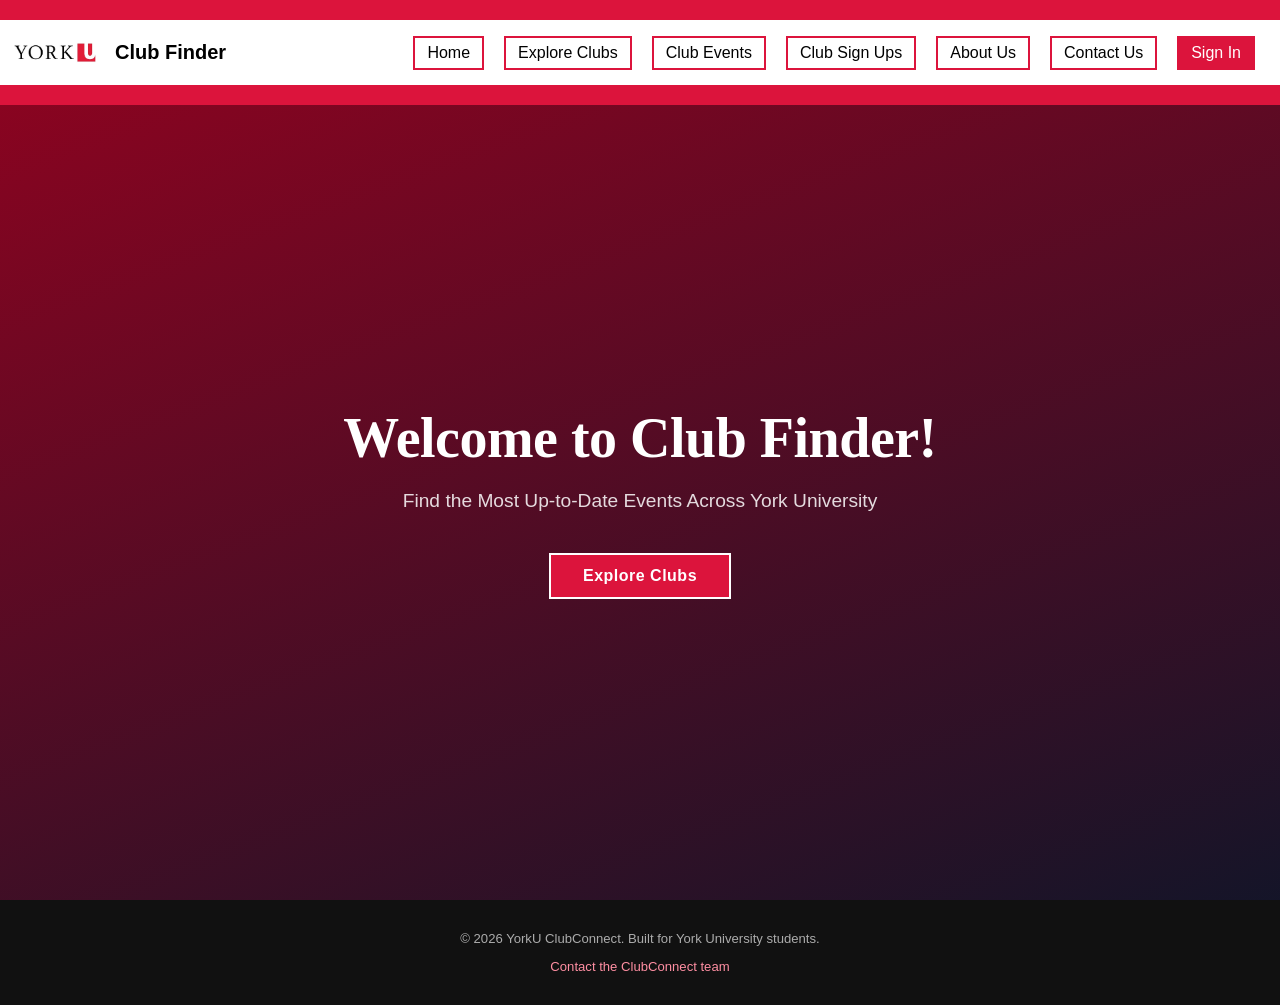
<file: index.html>
<!doctype html>
<html lang="en">
  <head>
    <meta charset="UTF-8" >
    <meta name="viewport" content="width=device-width, initial-scale=1.0">
    <title>Home — Club Finder</title>
    <link rel="stylesheet" href="css/styles.css">
    <script src="js/auth-nav.js" defer></script>
  </head>
  <body>
    <div class="top-header-line"></div>

    <div class="middle-header-line">
      <div class="header-content">
        <img
          src="assets/York_Logo.png"
          class="logo"
          alt="York University Logo"
        >
        <div class="title">Club Finder</div>
      </div>

      <div class="navBoxes">
        <a href="index.html">Home</a>
        <a href="clubs.html">Explore Clubs</a>
        <a href="club_events.html">Club Events</a>
        <a href="club_signup.html">Club Sign Ups</a>
        <a href="about.html">About Us</a>
        <a href="contact.html">Contact Us</a>
        <a href="login.html" class="nav-signin" id="nav-signin">Sign In</a>
      </div>
    </div>

    <div class="bottom-header-line"></div>

    <section class="mainWelcome">
      <div class="innerWelcomeGradient"></div>
      <div class="welcomeContent">
        <h1 class="indexPageTitle">Welcome to Club Finder!</h1>
        <p class="indexPageSubTitle">
          Find the Most Up-to-Date Events Across York University
        </p>
        <a href="clubs.html" class="exploreButton">Explore Clubs</a>
      </div>
    </section>

    <!-- Footer -->
    <footer class="site-footer">
      <p>&copy; 2026 YorkU ClubConnect. Built for York University students.</p>
      <p><a href="contact.html">Contact the ClubConnect team</a></p>
    </footer>
  </body>
</html>
</file>
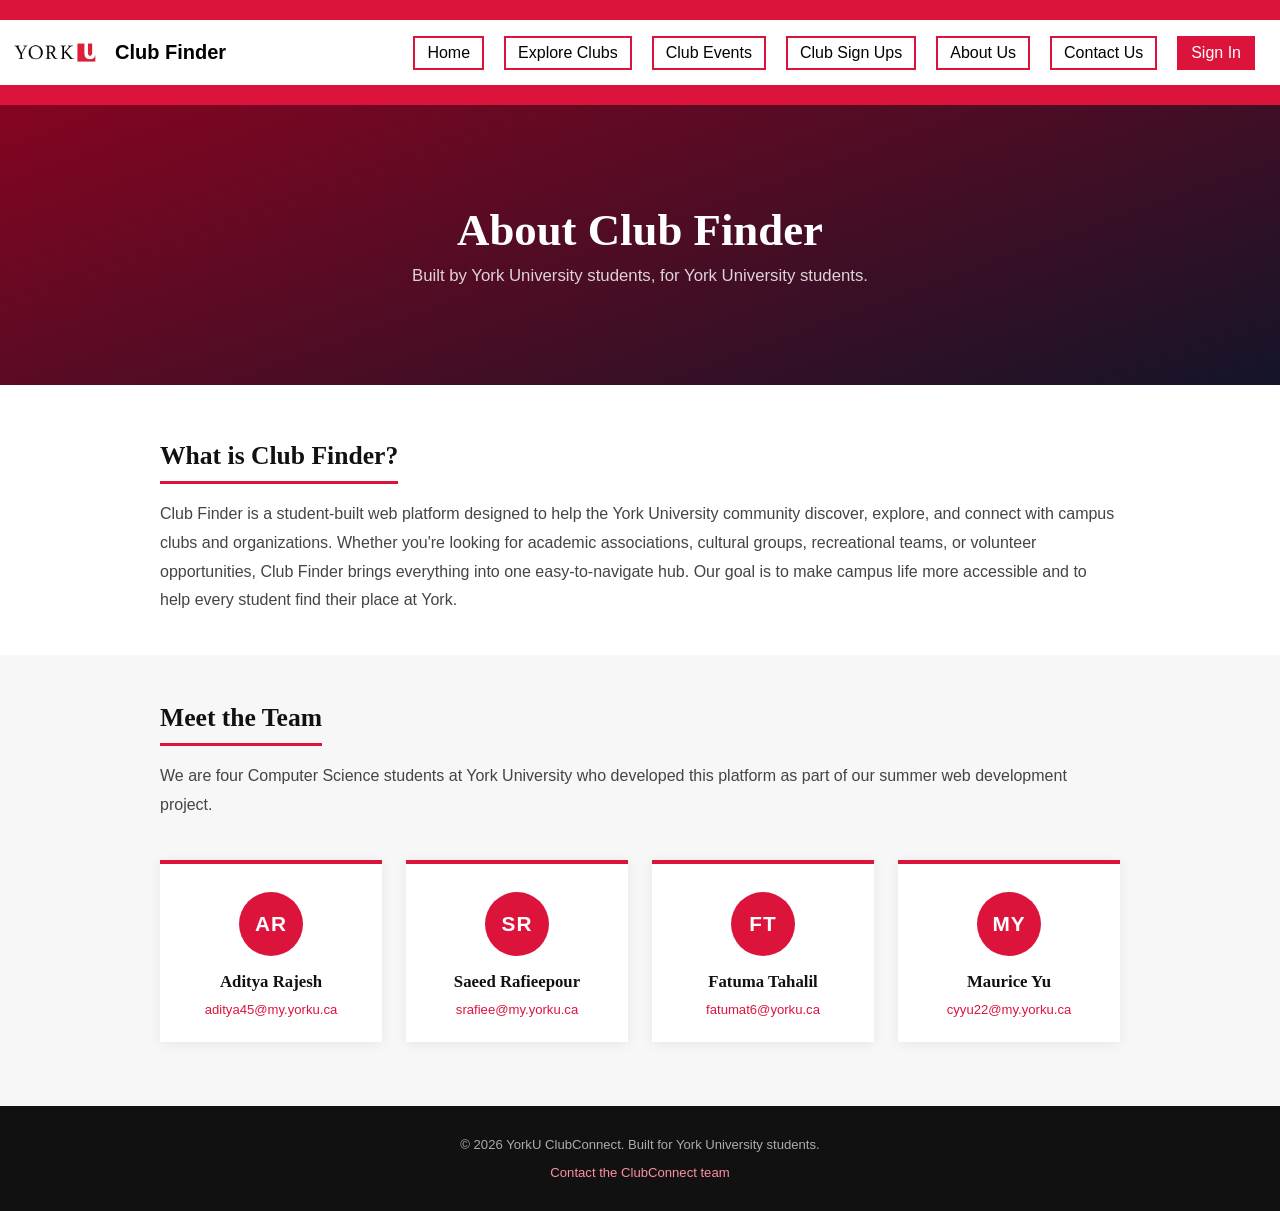
<file: about.html>
<!doctype html>

<html lang="en">
  <head>
    <meta charset="UTF-8" >
    <meta name="viewport" content="width=device-width, initial-scale=1.0">
    <title>About Us — Club Finder</title>
    <link rel="stylesheet" href="css/styles.css">
    <script src="js/auth-nav.js" defer></script>
  </head>

  <body>
    <div class="top-header-line"></div>

    <div class="middle-header-line">
      <div class="header-content">
        <img
          src="assets/York_Logo.png"
          class="logo"
          alt="York University Logo"
        >
        <div class="title">Club Finder</div>
      </div>

      <div class="navBoxes">
        <a href="index.html">Home</a>
        <a href="clubs.html">Explore Clubs</a>
        <a href="club_events.html">Club Events</a>
        <a href="club_signup.html">Club Sign Ups</a>
        <a href="about.html">About Us</a>
        <a href="contact.html">Contact Us</a>
        <a href="login.html" class="nav-signin" id="nav-signin">Sign In</a>
      </div>
    </div>

    <div class="bottom-header-line"></div>

    <!-- About main heading -->
    <section class="aboutHeadingSection">
      <div class="aboutGradient"></div>
      <div class="aboutHeadingContent">
        <h1>About Club Finder</h1>
        <p>Built by York University students, for York University students.</p>
      </div>
    </section>

    <!-- Overview -->
    <section class="about-overview">
      <div class="about-container">
        <h2 class="section-heading">What is Club Finder?</h2>
        <p class="section-text">
          Club Finder is a student-built web platform designed to help the York
          University community discover, explore, and connect with campus clubs
          and organizations. Whether you're looking for academic associations,
          cultural groups, recreational teams, or volunteer opportunities, Club
          Finder brings everything into one easy-to-navigate hub. Our goal is to
          make campus life more accessible and to help every student find their
          place at York.
        </p>
      </div>
    </section>

    <!-- Meet the team -->
    <section class="about-team">
      <div class="about-container">
        <h2 class="section-heading">Meet the Team</h2>
        <p class="section-text">
          We are four Computer Science students at York University who developed
          this platform as part of our summer web development project.
        </p>

        <div class="team-grid">
          <div class="team-card">
            <div class="team-avatar">AR</div>
            <h3 class="team-name">Aditya Rajesh</h3>
            <a href="mailto:aditya45@my.yorku.ca" class="team-email"
              >aditya45@my.yorku.ca</a
            >
          </div>

          <div class="team-card">
            <div class="team-avatar">SR</div>
            <h3 class="team-name">Saeed Rafieepour</h3>
            <a href="mailto:srafiee@my.yorku.ca" class="team-email"
              >srafiee@my.yorku.ca</a
            >
          </div>

          <div class="team-card">
            <div class="team-avatar">FT</div>
            <h3 class="team-name">Fatuma Tahalil</h3>
            <a href="mailto:fatumat6@yorku.ca" class="team-email"
              >fatumat6@yorku.ca</a
            >
          </div>

          <div class="team-card">
            <div class="team-avatar">MY</div>
            <h3 class="team-name">Maurice Yu</h3>
            <a href="mailto:cyyu22@my.yorku.ca" class="team-email"
              >cyyu22@my.yorku.ca</a
            >
          </div>
        </div>
      </div>
    </section>

    <!-- Footer -->
    <footer class="site-footer">
      <p>&copy; 2026 YorkU ClubConnect. Built for York University students.</p>
      <p><a href="contact.html">Contact the ClubConnect team</a></p>
    </footer>
  </body>
</html>
</file>
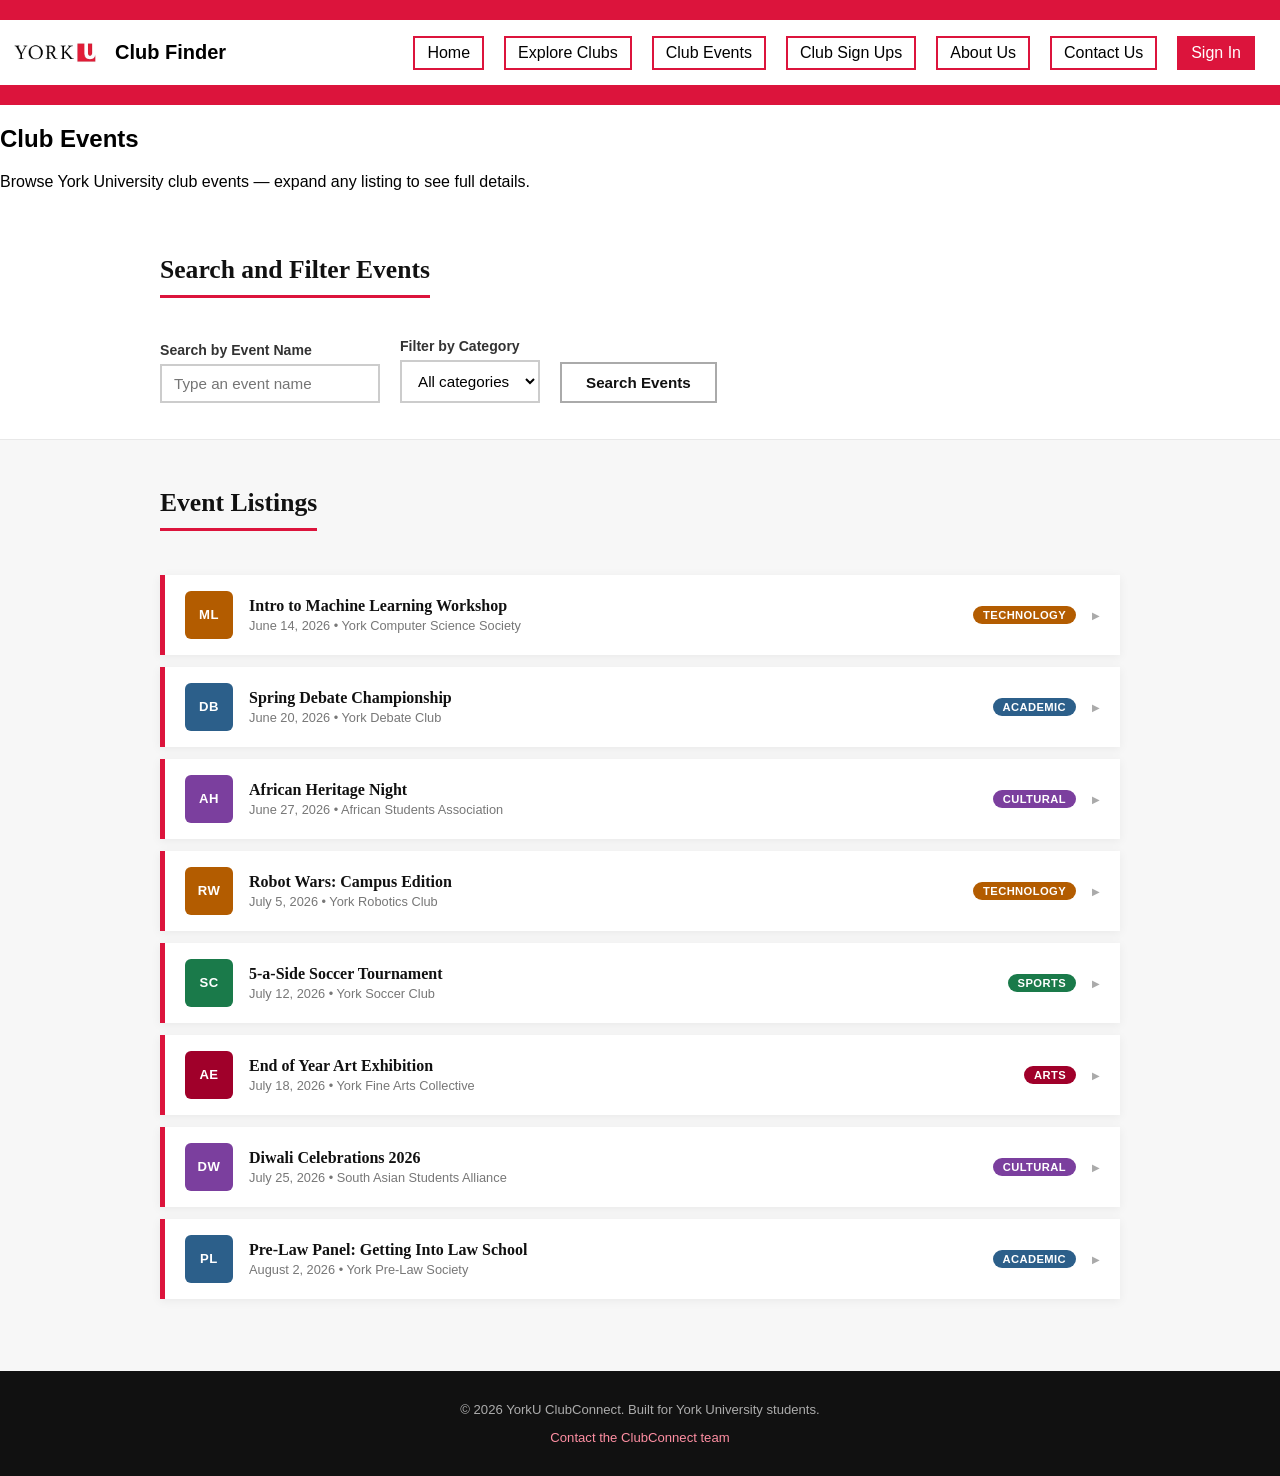
<file: club-events.html>
<!DOCTYPE html>
<html lang="en">
<head>
    <meta charset="UTF-8">
    <title>Club Events — Club Finder</title>
    <link rel="stylesheet" href="css/styles.css">
</head>
<body>

    <div class="top-header-line"></div>

    <div class="middle-header-line">
        <div class="header-content">
            <img src="assets/York_Logo.png" class="logo" alt="York University Logo">
            <div class="title">Club Finder</div>
        </div>
        <div class="navBoxes">
            <a href="Index.html">Home</a>
            <a href="Clubs.html">Explore Clubs</a>
            <a href="ClubEvents.html">Club Events</a>
            <a href="ClubSignUp.html">Club Sign Ups</a>
            <a href="About.html">About Us</a>
            <a href="Contact.html">Contact Us</a>
            <a href="Login.html" class="nav-signin">Sign In</a>
        </div>
    </div>

    <div class="bottom-header-line"></div>

    <!-- Hero -->
    <section class="clubs-hero">
        <div class="clubs-hero-overlay"></div>
        <div class="clubs-hero-content">
            <h1>Club Events</h1>
            <p>Browse York University club events — expand any listing to see full details.</p>
        </div>
    </section>

    <!-- Search & Filter -->
    <section class="clubs-search-section">
        <div class="clubs-container">
            <h2 class="section-heading">Search and Filter Events</h2>

            <div class="clubs-filters">
                <div class="filter-group">
                    <label for="event-search">Search by Event Name</label>
                    <input type="text" id="event-search" placeholder="Type an event name" oninput="filterEvents()">
                </div>

                <div class="filter-group">
                    <label for="event-filter">Filter by Category</label>
                    <select id="event-filter" class="contact-select" onchange="filterEvents()">
                        <option value="">All categories</option>
                        <option value="Academic">Academic</option>
                        <option value="Cultural">Cultural</option>
                        <option value="Sports">Sports</option>
                        <option value="Technology">Technology</option>
                        <option value="Arts">Arts</option>
                    </select>
                </div>

                <div class="filter-group filter-btn-group">
                    <button class="search-clubs-btn" onclick="filterEvents()">Search Events</button>
                </div>
            </div>
        </div>
    </section>

    <!-- Event Listings -->
    <section class="clubs-listings-section">
        <div class="clubs-container">
            <h2 class="section-heading">Event Listings</h2>

            <ul id="events-list" class="events-list">
                <!-- Injected by JS -->
            </ul>

            <p id="no-results" class="clubs-no-results" style="display:none;">
                No events found matching your search.
            </p>
        </div>
    </section>

    <!-- Footer -->
    <footer class="site-footer">
        <p>&copy; 2026 YorkU ClubConnect. Built for York University students.</p>
        <p><a href="Contact.html">Contact the ClubConnect team</a></p>
    </footer>

    <script>
        const events = [
            {
                name: "Intro to Machine Learning Workshop",
                category: "Technology",
                club: "York Computer Science Society",
                date: "June 14, 2026",
                time: "2:00 PM – 5:00 PM",
                location: "Lassonde Building, Room 1006",
                description: "A hands-on beginner workshop covering Python, scikit-learn, and building your first ML model. Laptops required. All skill levels welcome.",
                poster: "ML"
            },
            {
                name: "Spring Debate Championship",
                category: "Academic",
                club: "York Debate Club",
                date: "June 20, 2026",
                time: "10:00 AM – 6:00 PM",
                location: "Ross Building, Room S201",
                description: "Inter-university debate tournament on topics of technology policy and global governance. Spectators welcome. Register by June 17.",
                poster: "DB"
            },
            {
                name: "African Heritage Night",
                category: "Cultural",
                club: "African Students Association",
                date: "June 27, 2026",
                time: "6:00 PM – 10:00 PM",
                location: "Student Centre Ballroom",
                description: "An evening of music, dance, food, and cultural showcases celebrating the diversity of African heritage. Free entry with York student ID.",
                poster: "AH"
            },
            {
                name: "Robot Wars: Campus Edition",
                category: "Technology",
                club: "York Robotics Club",
                date: "July 5, 2026",
                time: "12:00 PM – 4:00 PM",
                location: "Bergeron Centre, Atrium",
                description: "Watch student-built robots compete in an obstacle course and battle arena. Spectator event — come cheer on your favourite team!",
                poster: "RW"
            },
            {
                name: "5-a-Side Soccer Tournament",
                category: "Sports",
                club: "York Soccer Club",
                date: "July 12, 2026",
                time: "9:00 AM – 3:00 PM",
                location: "York University Track & Field",
                description: "Open 5-a-side tournament for all York students. Teams of five, round-robin format. Register as a team or join the free-agent pool.",
                poster: "SC"
            },
            {
                name: "End of Year Art Exhibition",
                category: "Arts",
                club: "York Fine Arts Collective",
                date: "July 18, 2026",
                time: "4:00 PM – 8:00 PM",
                location: "Accolade East, Gallery Lobby",
                description: "Student paintings, sculptures, and mixed-media installations on display. Light refreshments provided. All are welcome to attend.",
                poster: "AE"
            },
            {
                name: "Diwali Celebrations 2026",
                category: "Cultural",
                club: "South Asian Students Alliance",
                date: "July 25, 2026",
                time: "5:00 PM – 9:00 PM",
                location: "Student Centre Atrium",
                description: "Join us for Diwali festivities featuring traditional dance performances, rangoli activities, sweets, and a lamp-lighting ceremony.",
                poster: "DW"
            },
            {
                name: "Pre-Law Panel: Getting Into Law School",
                category: "Academic",
                club: "York Pre-Law Society",
                date: "August 2, 2026",
                time: "3:00 PM – 5:00 PM",
                location: "Osgoode Hall Law School, Room 1012",
                description: "A panel of York Law alumni and admissions advisors share tips on LSAT prep, personal statements, and the application process. Q&A included.",
                poster: "PL"
            },
        ];

        const categoryColors = {
            Academic:   '#2c5f8a',
            Cultural:   '#7b3f9e',
            Sports:     '#1a7a4a',
            Technology: '#b35c00',
            Arts:       '#a0002a',
        };

        function renderEvents(list) {
            const container = document.getElementById('events-list');
            const noResults = document.getElementById('no-results');

            if (list.length === 0) {
                container.innerHTML = '';
                noResults.style.display = 'block';
                return;
            }

            noResults.style.display = 'none';
            container.innerHTML = list.map((ev, i) => {
                const color = categoryColors[ev.category] || 'crimson';
                return `
                <li class="event-item">
                    <details>
                        <summary class="event-summary">
                            <div class="event-poster-placeholder" style="background-color:${color}">${ev.poster}</div>
                            <div class="event-summary-info">
                                <span class="event-summary-name">${ev.name}</span>
                                <span class="event-summary-meta">${ev.date} &bull; ${ev.club}</span>
                            </div>
                            <span class="event-category-badge" style="background-color:${color}">${ev.category}</span>
                            <span class="event-chevron">&#9654;</span>
                        </summary>

                        <div class="event-details">
                            <h3>Event Details</h3>
                            <ul class="event-meta-list">
                                <li><strong>Date:</strong> ${ev.date}</li>
                                <li><strong>Time:</strong> ${ev.time}</li>
                                <li><strong>Location:</strong> ${ev.location}</li>
                                <li><strong>Hosted by:</strong> ${ev.club}</li>
                            </ul>
                            <p class="event-desc">${ev.description}</p>
                            <div class="event-actions">
                                <button class="event-btn event-btn-primary" onclick="handleSignUp('${ev.name}')">Sign Up</button>
                                <button class="event-btn event-btn-secondary" onclick="handleUpdates('${ev.name}')">Get Updates</button>
                            </div>
                        </div>
                    </details>
                </li>`;
            }).join('');
        }

        function filterEvents() {
            const nameQuery = document.getElementById('event-search').value.trim().toLowerCase();
            const catQuery  = document.getElementById('event-filter').value;

            const filtered = events.filter(ev => {
                const matchName = ev.name.toLowerCase().includes(nameQuery);
                const matchCat  = catQuery === '' || ev.category === catQuery;
                return matchName && matchCat;
            });

            renderEvents(filtered);
        }

        function handleSignUp(name) {
            alert(`You've signed up for:\n"${name}"\n\nYou'll receive a confirmation shortly.`);
        }

        function handleUpdates(name) {
            alert(`You'll receive updates for:\n"${name}"`);
        }

        renderEvents(events);
    </script>

</body>
</html>
</file>
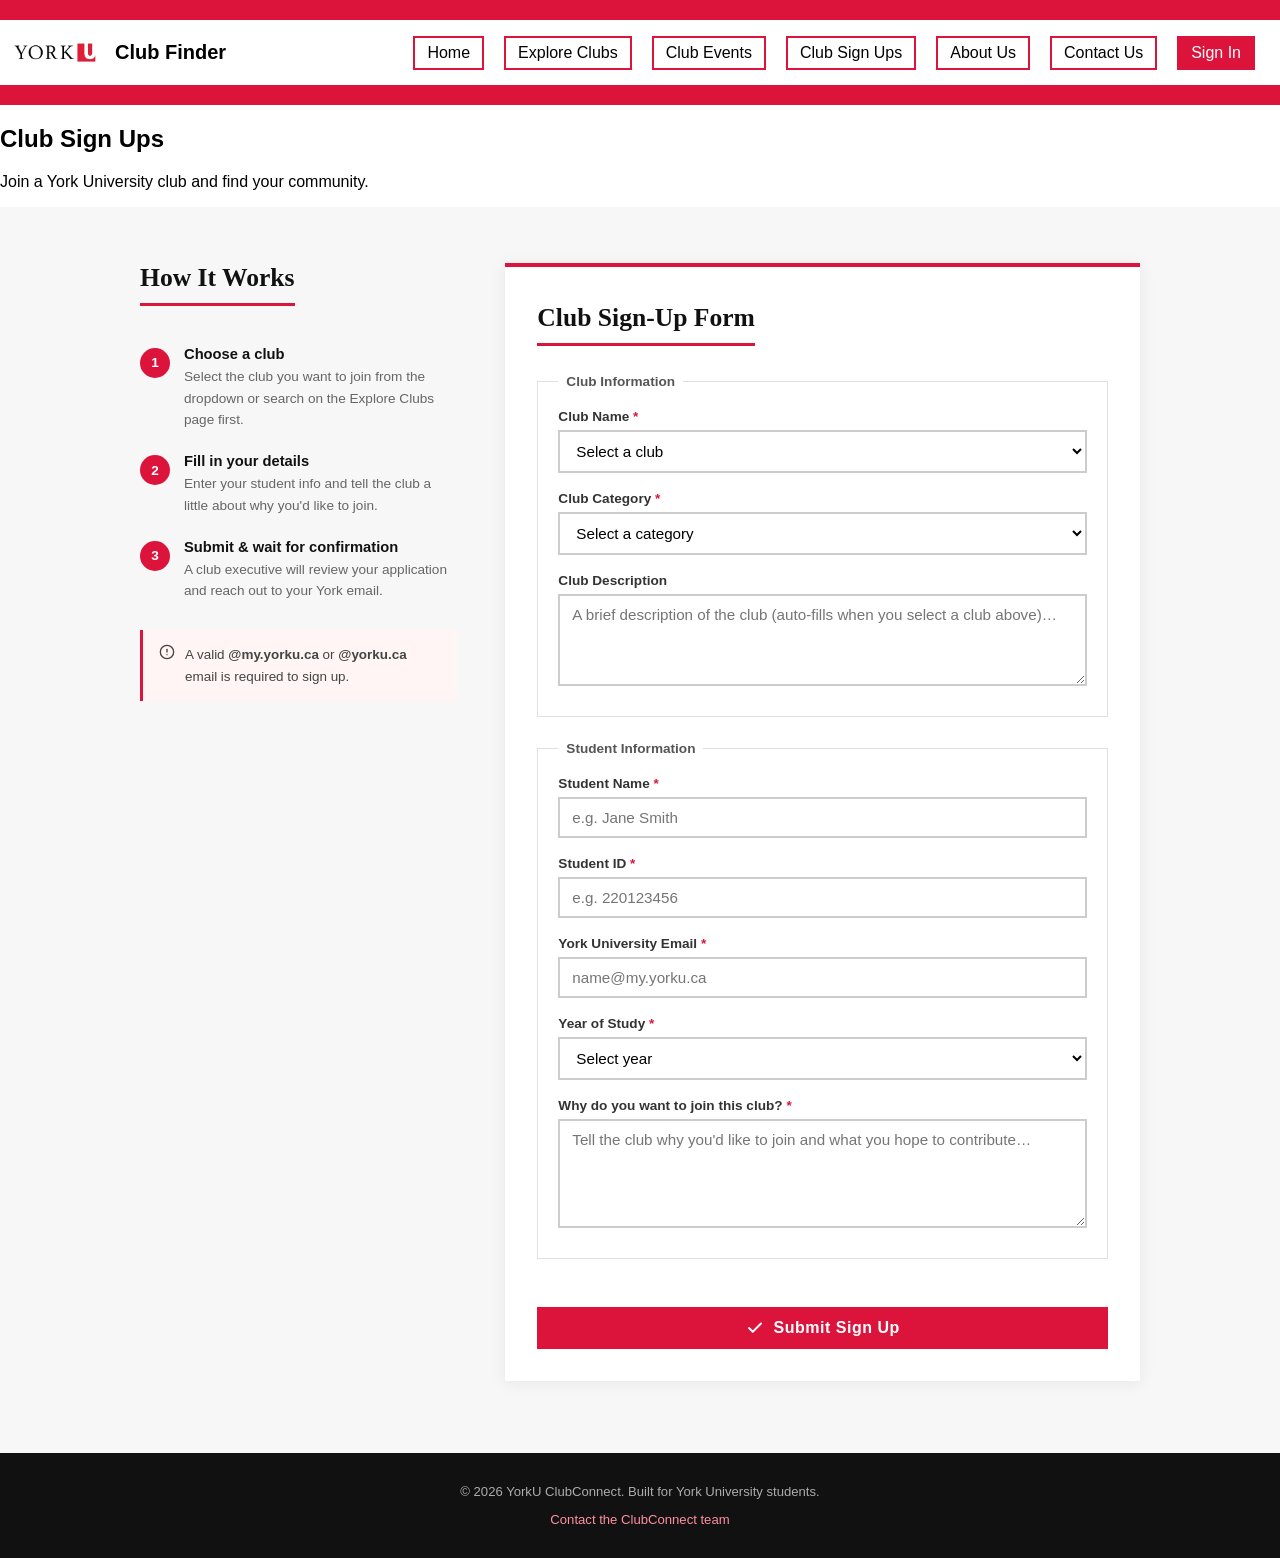
<file: club-signups.html>
<!DOCTYPE html>
<html lang="en">
<head>
    <meta charset="UTF-8">
    <title>Club Sign Ups — Club Finder</title>
    <link rel="stylesheet" href="css/styles.css">
</head>
<body>

    <div class="top-header-line"></div>

    <div class="middle-header-line">
        <div class="header-content">
            <img src="assets/York_Logo.png" class="logo" alt="York University Logo">
            <div class="title">Club Finder</div>
        </div>
        <div class="navBoxes">
            <a href="Index.html">Home</a>
            <a href="Clubs.html">Explore Clubs</a>
            <a href="ClubEvents.html">Club Events</a>
            <a href="ClubSignUp.html">Club Sign Ups</a>
            <a href="About.html">About Us</a>
            <a href="Contact.html">Contact Us</a>
            <a href="Login.html" class="nav-signin">Sign In</a>
        </div>
    </div>

    <div class="bottom-header-line"></div>

    <!-- Hero -->
    <section class="clubs-hero">
        <div class="clubs-hero-overlay"></div>
        <div class="clubs-hero-content">
            <h1>Club Sign Ups</h1>
            <p>Join a York University club and find your community.</p>
        </div>
    </section>

    <!-- Sign-Up Form -->
    <section class="signup-body">
        <div class="signup-container">

            <!-- Left: info panel -->
            <div class="signup-info">
                <h2 class="section-heading">How It Works</h2>
                <ol class="signup-steps">
                    <li>
                        <span class="step-number">1</span>
                        <div>
                            <strong>Choose a club</strong>
                            <p>Select the club you want to join from the dropdown or search on the Explore Clubs page first.</p>
                        </div>
                    </li>
                    <li>
                        <span class="step-number">2</span>
                        <div>
                            <strong>Fill in your details</strong>
                            <p>Enter your student info and tell the club a little about why you'd like to join.</p>
                        </div>
                    </li>
                    <li>
                        <span class="step-number">3</span>
                        <div>
                            <strong>Submit & wait for confirmation</strong>
                            <p>A club executive will review your application and reach out to your York email.</p>
                        </div>
                    </li>
                </ol>

                <div class="signup-note">
                    <svg xmlns="http://www.w3.org/2000/svg" width="16" height="16" viewBox="0 0 24 24"
                         fill="none" stroke="currentColor" stroke-width="2" stroke-linecap="round" stroke-linejoin="round">
                        <circle cx="12" cy="12" r="10"/><line x1="12" y1="8" x2="12" y2="12"/><line x1="12" y1="16" x2="12.01" y2="16"/>
                    </svg>
                    <span>A valid <strong>@my.yorku.ca</strong> or <strong>@yorku.ca</strong> email is required to sign up.</span>
                </div>
            </div>

            <!-- Right: form -->
            <div class="contact-form-wrapper">

                <!-- Success state -->
                <div id="form-success" class="form-success" style="display:none;">
                    <svg xmlns="http://www.w3.org/2000/svg" width="40" height="40" viewBox="0 0 24 24"
                         fill="none" stroke="crimson" stroke-width="2" stroke-linecap="round" stroke-linejoin="round">
                        <path d="M22 11.08V12a10 10 0 1 1-5.93-9.14"/>
                        <polyline points="22 4 12 14.01 9 11.01"/>
                    </svg>
                    <h3>Application Submitted!</h3>
                    <p>Thanks for signing up. A club executive will contact you at your York email shortly.</p>
                </div>

                <div id="signup-form">
                    <h2 class="section-heading" style="margin-bottom:28px;">Club Sign-Up Form</h2>

                    <!-- Club Information fieldset -->
                    <fieldset class="signup-fieldset">
                        <legend class="signup-legend">Club Information</legend>

                        <div class="form-group">
                            <label for="club-name">Club Name <span class="required">*</span></label>
                            <select id="club-name" class="contact-select">
                                <option value="" disabled selected>Select a club</option>
                                <option value="York Computer Science Society">York Computer Science Society</option>
                                <option value="York Debate Club">York Debate Club</option>
                                <option value="African Students Association">African Students Association</option>
                                <option value="York Robotics Club">York Robotics Club</option>
                                <option value="York Soccer Club">York Soccer Club</option>
                                <option value="Film & Photography Society">Film &amp; Photography Society</option>
                                <option value="South Asian Students Alliance">South Asian Students Alliance</option>
                                <option value="York Pre-Law Society">York Pre-Law Society</option>
                                <option value="York Basketball Association">York Basketball Association</option>
                                <option value="York Fine Arts Collective">York Fine Arts Collective</option>
                            </select>
                        </div>

                        <div class="form-group">
                            <label for="club-category">Club Category <span class="required">*</span></label>
                            <select id="club-category" class="contact-select">
                                <option value="" disabled selected>Select a category</option>
                                <option value="Academic">Academic</option>
                                <option value="Cultural">Cultural</option>
                                <option value="Sports">Sports</option>
                                <option value="Technology">Technology</option>
                                <option value="Arts">Arts</option>
                            </select>
                        </div>

                        <div class="form-group">
                            <label for="club-description">Club Description</label>
                            <textarea id="club-description" rows="4" placeholder="A brief description of the club (auto-fills when you select a club above)…" readonly class="signup-readonly"></textarea>
                        </div>
                    </fieldset>

                    <!-- Student Information fieldset -->
                    <fieldset class="signup-fieldset">
                        <legend class="signup-legend">Student Information</legend>

                        <div class="form-group">
                            <label for="student-name">Student Name <span class="required">*</span></label>
                            <input type="text" id="student-name" placeholder="e.g. Jane Smith">
                        </div>

                        <div class="form-group">
                            <label for="student-id">Student ID <span class="required">*</span></label>
                            <input type="text" id="student-id" placeholder="e.g. 220123456">
                        </div>

                        <div class="form-group">
                            <label for="student-email">York University Email <span class="required">*</span></label>
                            <input type="email" id="student-email" placeholder="name@my.yorku.ca">
                        </div>

                        <div class="form-group">
                            <label for="student-year">Year of Study <span class="required">*</span></label>
                            <select id="student-year" class="contact-select">
                                <option value="" disabled selected>Select year</option>
                                <option value="1">1st Year</option>
                                <option value="2">2nd Year</option>
                                <option value="3">3rd Year</option>
                                <option value="4">4th Year</option>
                                <option value="grad">Graduate Student</option>
                            </select>
                        </div>

                        <div class="form-group">
                            <label for="student-reason">Why do you want to join this club? <span class="required">*</span></label>
                            <textarea id="student-reason" rows="5" placeholder="Tell the club why you'd like to join and what you hope to contribute…"></textarea>
                        </div>
                    </fieldset>

                    <p id="signup-error" class="login-error" aria-live="polite"></p>

                    <button class="signin-btn" onclick="handleSignUp()">
                        <svg xmlns="http://www.w3.org/2000/svg" width="18" height="18" viewBox="0 0 24 24"
                             fill="none" stroke="currentColor" stroke-width="2.5" stroke-linecap="round" stroke-linejoin="round">
                            <polyline points="20 6 9 17 4 12"/>
                        </svg>
                        Submit Sign Up
                    </button>
                </div>

            </div>
        </div>
    </section>

    <!-- Footer -->
    <footer class="site-footer">
        <p>&copy; 2026 YorkU ClubConnect. Built for York University students.</p>
        <p><a href="Contact.html">Contact the ClubConnect team</a></p>
    </footer>

    <script>
        const clubData = {
            "York Computer Science Society":  { category: "Technology", description: "A hub for CS students to collaborate, code, and grow professionally." },
            "York Debate Club":               { category: "Academic",   description: "Sharpen your argumentation and public speaking skills." },
            "African Students Association":   { category: "Cultural",   description: "Celebrating African heritage, culture, and community at York." },
            "York Robotics Club":             { category: "Technology", description: "Design, build, and program robots with fellow engineers." },
            "York Soccer Club":               { category: "Sports",     description: "Casual and competitive soccer for all skill levels." },
            "Film & Photography Society":     { category: "Arts",       description: "Explore visual storytelling through film and photography." },
            "South Asian Students Alliance":  { category: "Cultural",   description: "Building community and celebrating South Asian culture on campus." },
            "York Pre-Law Society":           { category: "Academic",   description: "Helping aspiring lawyers prepare for law school and legal careers." },
            "York Basketball Association":    { category: "Sports",     description: "Join weekly pick-up games and inter-club tournaments." },
            "York Fine Arts Collective":      { category: "Arts",       description: "A space for painters, sculptors, and visual artists to create." },
        };

        // Auto-fill category and description when a club is selected
        document.getElementById('club-name').addEventListener('change', function () {
            const data = clubData[this.value];
            if (!data) return;

            const catSelect = document.getElementById('club-category');
            for (let i = 0; i < catSelect.options.length; i++) {
                if (catSelect.options[i].value === data.category) {
                    catSelect.selectedIndex = i;
                    break;
                }
            }
            document.getElementById('club-description').value = data.description;
        });

        function handleSignUp() {
            const club   = document.getElementById('club-name').value;
            const cat    = document.getElementById('club-category').value;
            const name   = document.getElementById('student-name').value.trim();
            const sid    = document.getElementById('student-id').value.trim();
            const email  = document.getElementById('student-email').value.trim();
            const year   = document.getElementById('student-year').value;
            const reason = document.getElementById('student-reason').value.trim();
            const err    = document.getElementById('signup-error');

            if (!club || !cat || !name || !sid || !email || !year || !reason) {
                err.textContent = 'Please fill in all required fields before submitting.';
                return;
            }

            const yorkEmail = /^[^\s@]+@(my\.yorku\.ca|yorku\.ca)$/i;
            if (!yorkEmail.test(email)) {
                err.textContent = 'Please use a valid York University email (@my.yorku.ca or @yorku.ca).';
                return;
            }

            const idPattern = /^\d{9}$/;
            if (!idPattern.test(sid)) {
                err.textContent = 'Student ID must be a 9-digit number.';
                return;
            }

            err.textContent = '';
            document.getElementById('signup-form').style.display = 'none';
            document.getElementById('form-success').style.display = 'flex';
        }
    </script>

</body>
</html>
</file>
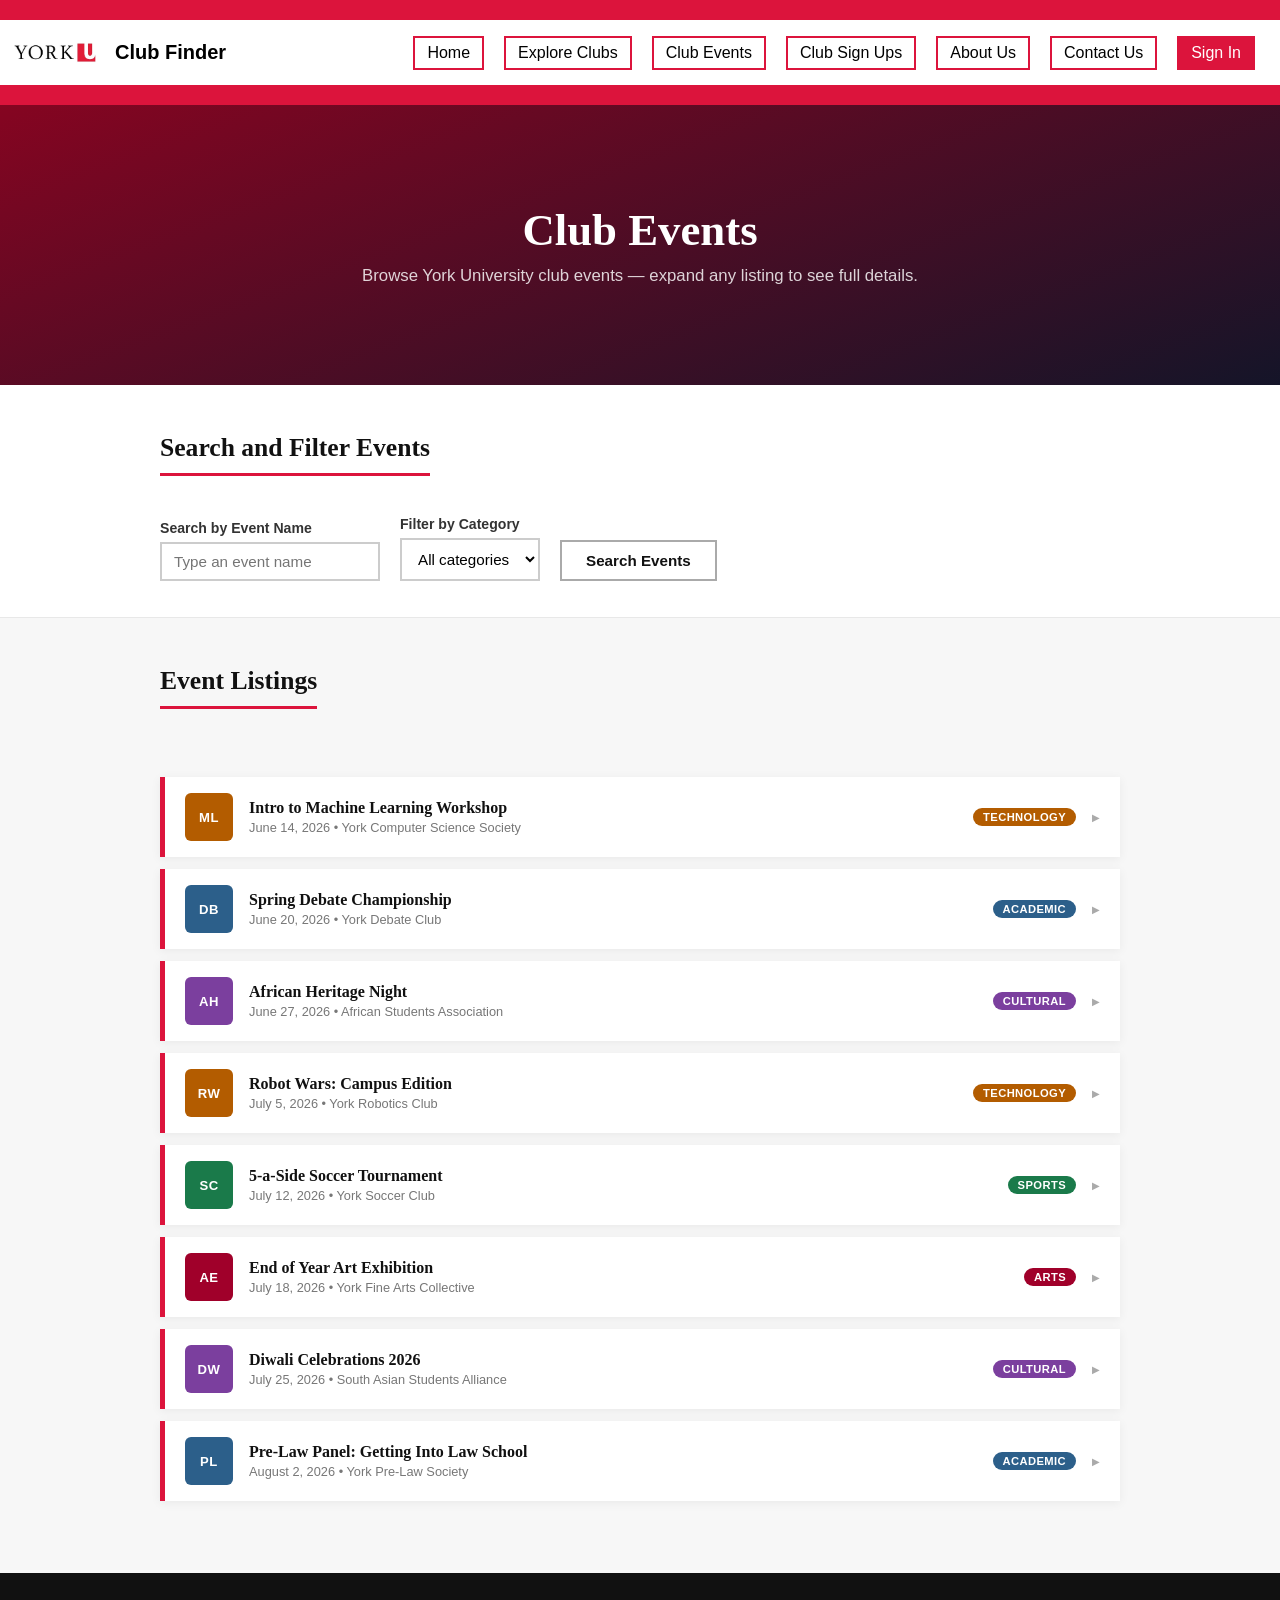
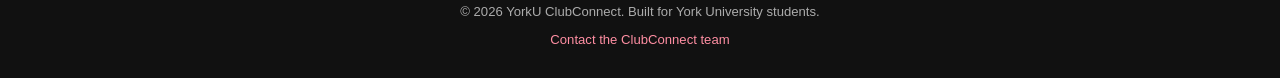
<file: club_events.html>
<!doctype html>
<html lang="en">
  <head>
    <meta charset="UTF-8" >
    <meta name="viewport" content="width=device-width, initial-scale=1.0">
    <title>Club Events — Club Finder</title>
    <link rel="stylesheet" href="css/styles.css">
    <script src="js/auth-nav.js" defer></script>
    <script src="js/event.js" defer></script>
  </head>

  <body>
    <div class="top-header-line"></div>

    <div class="middle-header-line">
      <div class="header-content">
        <img
          src="assets/York_Logo.png"
          class="logo"
          alt="York University Logo"
        >
        <div class="title">Club Finder</div>
      </div>
      <div class="navBoxes">
        <a href="index.html">Home</a>
        <a href="clubs.html">Explore Clubs</a>
        <a href="club_events.html">Club Events</a>
        <a href="club_signup.html">Club Sign Ups</a>
        <a href="about.html">About Us</a>
        <a href="contact.html">Contact Us</a>
        <a href="login.html" class="nav-signin" id="nav-signin">Sign In</a>
      </div>
    </div>

    <div class="bottom-header-line"></div>

    <!-- Club Events -->
    <section class="clubsHeadingSection">
      <div class="contactGradient"></div>
      <div class="contactHeadingContent">
        <h1>Club Events</h1>
        <p>
          Browse York University club events — expand any listing to see full
          details.
        </p>
      </div>
    </section>

    <!-- Search and filter -->
    <section class="clubs-search-section">
      <div class="clubs-container">
        <h2 class="section-heading">Search and Filter Events</h2>

        <div class="clubs-filters">
          <div class="filter-group">
            <label for="event-search">Search by Event Name</label>
            <input
              type="text"
              id="event-search"
              placeholder="Type an event name"
            >
          </div>

          <div class="filter-group">
            <label for="event-filter">Filter by Category</label>
            <select id="event-filter" class="contact-select">
              <option value="">All categories</option>
              <option value="Academic">Academic</option>
              <option value="Cultural">Cultural</option>
              <option value="Sports">Sports</option>
              <option value="Technology">Technology</option>
              <option value="Arts">Arts</option>
            </select>
          </div>

          <div class="filter-group filter-btn-group">
            <button class="search-clubs-btn">Search Events</button>
          </div>
        </div>
      </div>
    </section>

    <!-- Event listings -->
    <section class="clubs-listings-section">
      <div class="clubs-container">
        <h2 class="section-heading">Event Listings</h2>
        <p id="event-status" class="interaction-status" aria-live="polite"></p>

        <!--Clubs will be placed by the java script below-->
        <ul id="events-list" class="events-list"></ul>

        <p id="no-results" class="clubs-no-results" style="display: none">
          No events found matching your search.
        </p>
      </div>
    </section>

    <!-- Footer -->
    <footer class="site-footer">
      <p>&copy; 2026 YorkU ClubConnect. Built for York University students.</p>
      <p><a href="contact.html">Contact the ClubConnect team</a></p>
    </footer>
  </body>
</html>
</file>
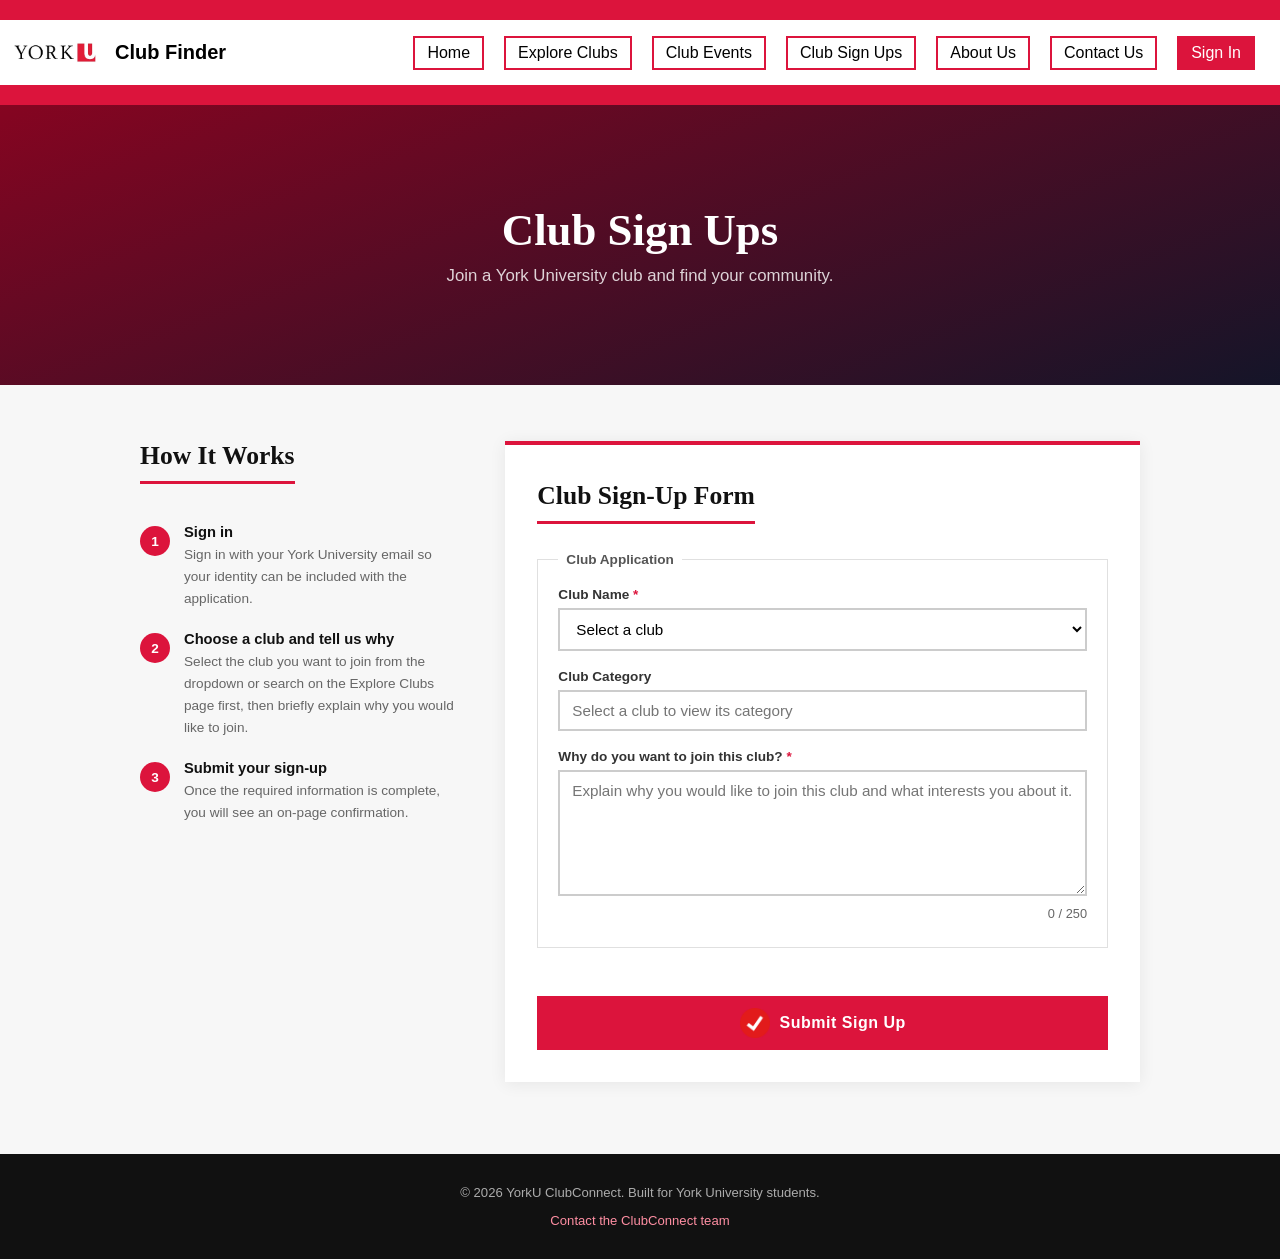
<file: club_signup.html>
<!doctype html>
<html lang="en">
  <head>
    <meta charset="UTF-8" >
    <meta name="viewport" content="width=device-width, initial-scale=1.0">
    <title>Club Sign Ups — Club Finder</title>
    <link rel="stylesheet" href="css/styles.css">
    <script src="js/auth-nav.js" defer></script>
    <script src="js/signup.js" defer></script>
  </head>

  <body>
    <div class="top-header-line"></div>

    <div class="middle-header-line">
      <div class="header-content">
        <img
          src="assets/York_Logo.png"
          class="logo"
          alt="York University Logo"
        >
        <div class="title">Club Finder</div>
      </div>

      <div class="navBoxes">
        <a href="index.html">Home</a>
        <a href="clubs.html">Explore Clubs</a>
        <a href="club_events.html">Club Events</a>
        <a href="club_signup.html">Club Sign Ups</a>
        <a href="about.html">About Us</a>
        <a href="contact.html">Contact Us</a>
        <a href="login.html" class="nav-signin" id="nav-signin">Sign In</a>
      </div>
    </div>

    <div class="bottom-header-line"></div>

    <!-- Club main header -->
    <section class="clubsHeadingSection">
      <div class="clubsGradient"></div>
      <div class="clubsHeadingContent">
        <h1>Club Sign Ups</h1>
        <p>Join a York University club and find your community.</p>
      </div>
    </section>

    <!-- Sign-Up Form -->
    <section class="signup-body">
      <div class="signup-container">
        <!-- Info panel -->
        <div class="signup-info">
          <h2 class="section-heading">How It Works</h2>
          <ol class="signup-steps">
            <li>
              <span class="step-number">1</span>
              <div>
                <strong>Sign in</strong>
                <p>
                  Sign in with your York University email so your identity can
                  be included with the application.
                </p>
              </div>
            </li>
            <li>
              <span class="step-number">2</span>
              <div>
                <strong>Choose a club and tell us why</strong>
                <p>
                  Select the club you want to join from the dropdown or search
                  on the Explore Clubs page first, then briefly explain why you
                  would like to join.
                </p>
              </div>
            </li>
            <li>
              <span class="step-number">3</span>
              <div>
                <strong>Submit your sign-up</strong>
                <p>
                  Once the required information is complete, you will see an
                  on-page confirmation.
                </p>
              </div>
            </li>
          </ol>
        </div>

        <div class="contact-form-wrapper">
          <div id="form-success" class="form-success" style="display: none">
            <img
              src="assets/checked.png"
              alt="checked"
              class="submitted-icon"
            >
            <h3>Application Submitted!</h3>
            <p>Thanks for signing up. Your club application was submitted.</p>
          </div>

          <form id="signup-form">
            <h2 class="section-heading" style="margin-bottom: 28px">
              Club Sign-Up Form
            </h2>

            <!-- Club Information  -->
            <fieldset class="signup-fieldset">
              <legend class="signup-legend">Club Application</legend>

              <div class="form-group">
                <label for="club-name"
                  >Club Name <span class="required">*</span></label
                >
                <select id="club-name" class="contact-select" required>
                  <option value="" disabled selected>Select a club</option>
                  <option value="York Computer Science Society">
                    York Computer Science Society
                  </option>
                  <option value="York Debate Club">York Debate Club</option>
                  <option value="African Students Association">
                    African Students Association
                  </option>
                  <option value="York Robotics Club">York Robotics Club</option>
                  <option value="York Soccer Club">York Soccer Club</option>
                  <option value="Film & Photography Society">
                    Film &amp; Photography Society
                  </option>
                  <option value="South Asian Students Alliance">
                    South Asian Students Alliance
                  </option>
                  <option value="York Pre-Law Society">
                    York Pre-Law Society
                  </option>
                  <option value="York Basketball Association">
                    York Basketball Association
                  </option>
                  <option value="York Fine Arts Collective">
                    York Fine Arts Collective
                  </option>
                </select>
              </div>

              <div class="form-group">
                <label for="club-category">Club Category</label>
                <input
                  type="text"
                  id="club-category"
                  placeholder="Select a club to view its category"
                  readonly
                >
              </div>

              <div class="form-group">
                <label for="join-reason"
                  >Why do you want to join this club?
                  <span class="required">*</span></label
                >
                <textarea
                  id="join-reason"
                  rows="6"
                  maxlength="250"
                  placeholder="Explain why you would like to join this club and what interests you about it."
                  required
                ></textarea>
                <p id="join-reason-count" class="character-count">0 / 250</p>
              </div>
            </fieldset>

            <p id="signup-error" class="login-error" aria-live="polite"></p>

            <button type="submit" id="submit-btn" class="signin-btn">
              <img
                src="assets/checked-circle.png"
                alt=""
                class="btn-icon"
                aria-hidden="true"
              >
              Submit Sign Up
            </button>
          </form>
        </div>
      </div>
    </section>

    <!-- Footer -->
    <footer class="site-footer">
      <p>&copy; 2026 YorkU ClubConnect. Built for York University students.</p>
      <p><a href="contact.html">Contact the ClubConnect team</a></p>
    </footer>
  </body>
</html>
</file>
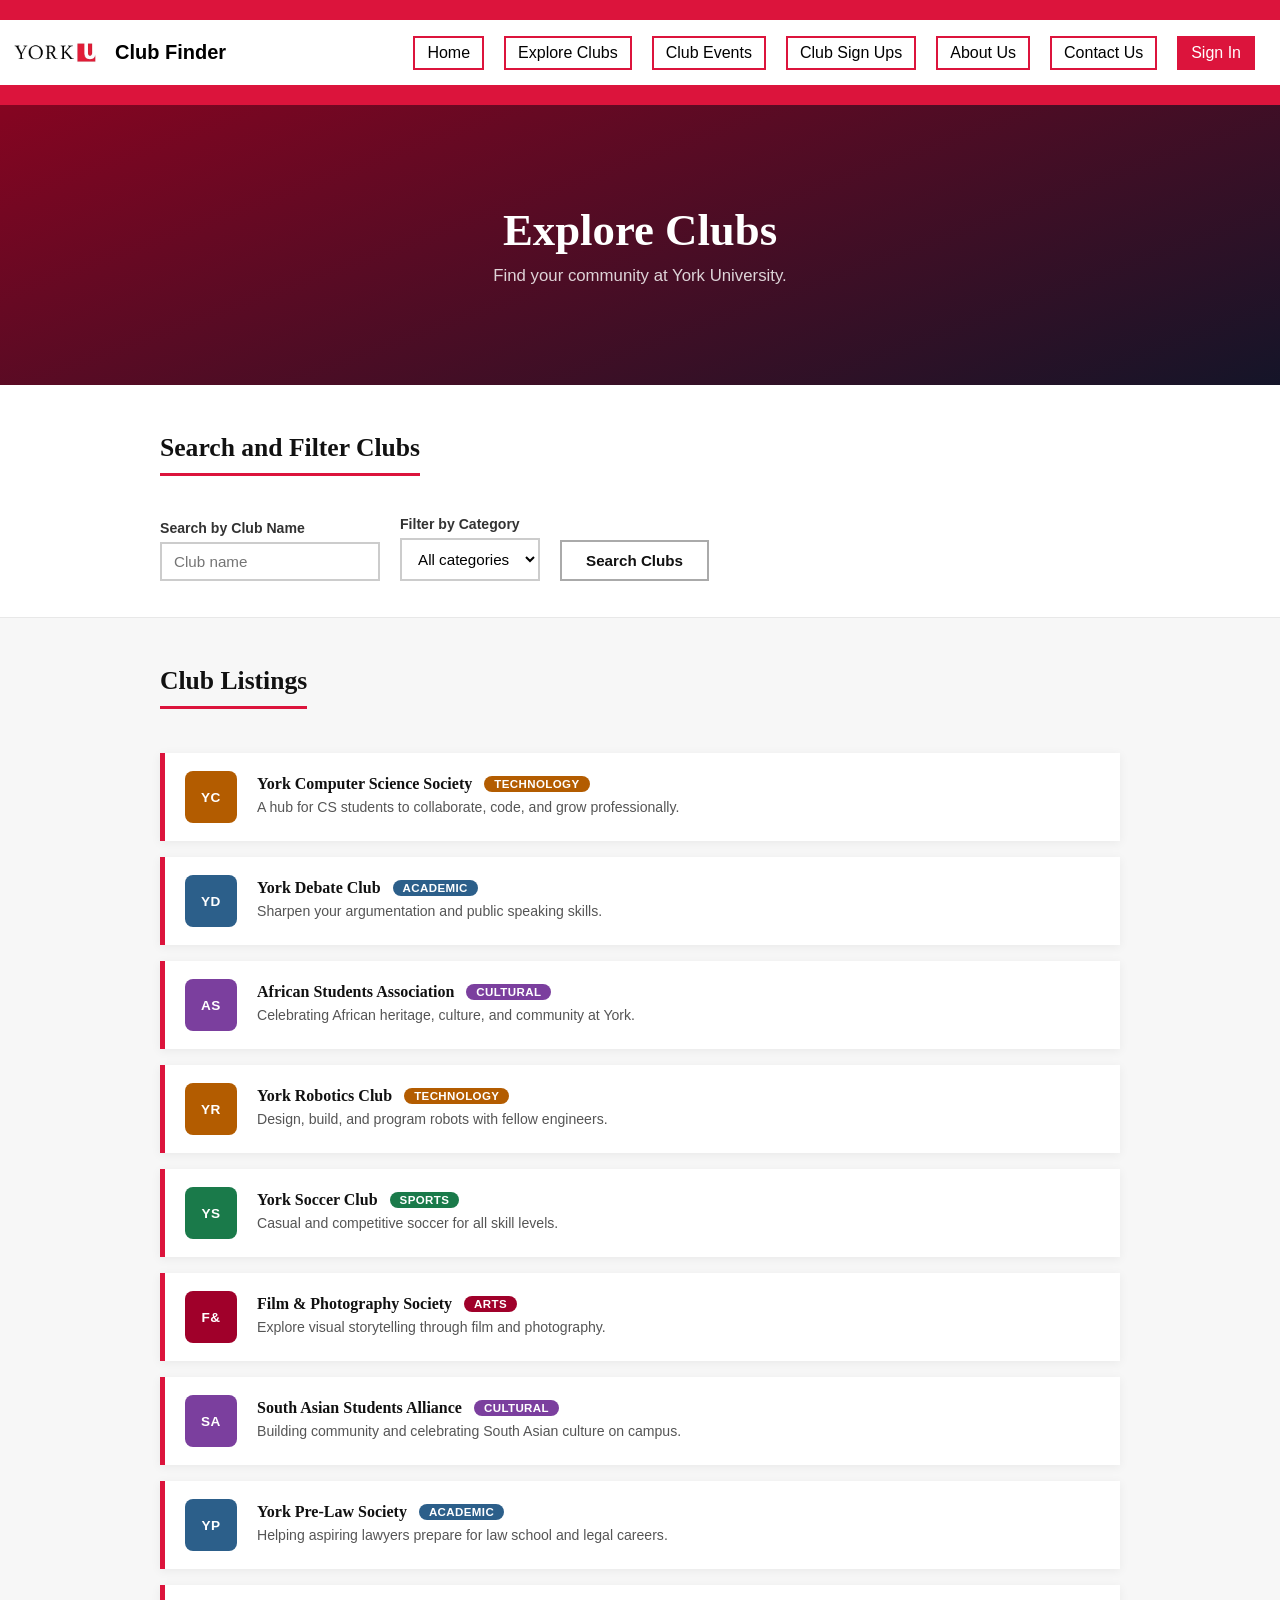
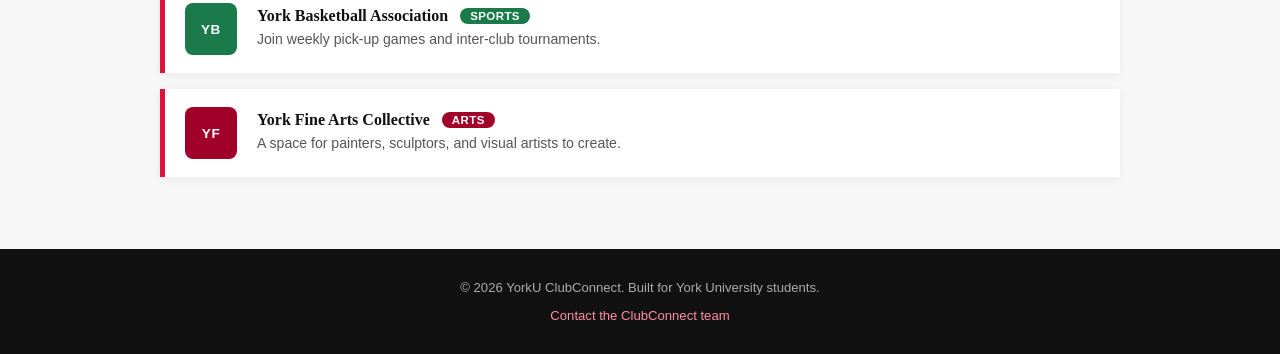
<file: clubs.html>
<!doctype html>
<html lang="en">
  <head>
    <meta charset="UTF-8" >
    <meta name="viewport" content="width=device-width, initial-scale=1.0">
    <title>Explore Clubs — Club Finder</title>
    <link rel="stylesheet" href="css/styles.css">
    <script src="js/auth-nav.js" defer></script>
    <script src="js/clubs.js" defer></script>
  </head>

  <body>
    <div class="top-header-line"></div>

    <div class="middle-header-line">
      <div class="header-content">
        <img
          src="assets/York_Logo.png"
          class="logo"
          alt="York University Logo"
        >
        <div class="title">Club Finder</div>
      </div>
      <div class="navBoxes">
        <a href="index.html">Home</a>
        <a href="clubs.html">Explore Clubs</a>
        <a href="club_events.html">Club Events</a>
        <a href="club_signup.html">Club Sign Ups</a>
        <a href="about.html">About Us</a>
        <a href="contact.html">Contact Us</a>
        <a href="login.html" class="nav-signin" id="nav-signin">Sign In</a>
      </div>
    </div>

    <div class="bottom-header-line"></div>

    <!-- Clubs main heading -->
    <section class="clubsHeadingSection">
      <div class="contactGradient"></div>
      <div class="contactHeadingContent">
        <h1>Explore Clubs</h1>
        <p>Find your community at York University.</p>
      </div>
    </section>

    <!-- Search and Filter -->
    <section class="clubs-search-section">
      <div class="clubs-container">
        <h2 class="section-heading">Search and Filter Clubs</h2>

        <div class="clubs-filters">
          <div class="filter-group">
            <label for="search-name">Search by Club Name</label>
            <input type="text" id="search-name" placeholder="Club name">
          </div>

          <div class="filter-group">
            <label for="filter-category">Filter by Category</label>
            <select id="filter-category" class="contact-select">
              <option value="">All categories</option>
              <option value="Academic">Academic</option>
              <option value="Cultural">Cultural</option>
              <option value="Sports">Sports</option>
              <option value="Technology">Technology</option>
              <option value="Arts">Arts</option>
            </select>
          </div>

          <div class="filter-group filter-btn-group">
            <button class="search-clubs-btn">Search Clubs</button>
          </div>
        </div>
      </div>
    </section>

    <!-- Club listings -->
    <section class="clubs-listings-section">
      <div class="clubs-container">
        <h2 class="section-heading">Club Listings</h2>

        <!-- Java Script will load the clubs here -->
        <div id="clubs-list" class="clubs-list"></div>

        <p id="no-results" class="clubs-no-results" style="display: none">
          No clubs found matching your search.
        </p>
      </div>
    </section>

    <!-- Footer -->
    <footer class="site-footer">
      <p>&copy; 2026 YorkU ClubConnect. Built for York University students.</p>
      <p><a href="contact.html">Contact the ClubConnect team</a></p>
    </footer>
  </body>
</html>
</file>
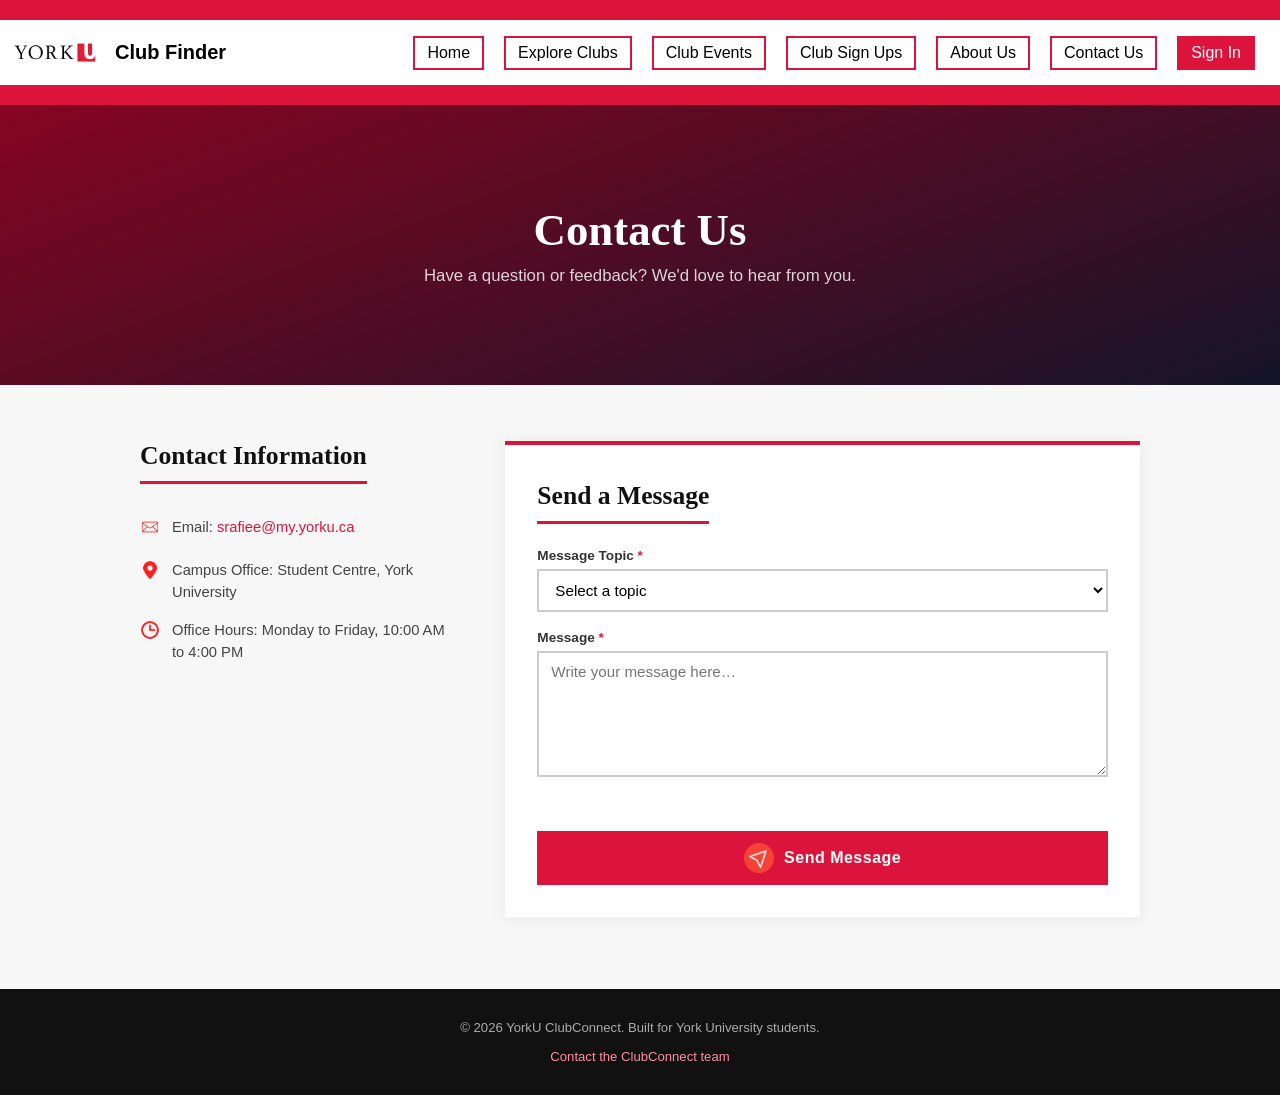
<file: contact.html>
<!doctype html>
<html lang="en">
  <head>
    <meta charset="UTF-8" >
    <meta name="viewport" content="width=device-width, initial-scale=1.0">
    <title>Contact Us — Club Finder</title>
    <link rel="stylesheet" href="css/styles.css">
    <script src="js/auth-nav.js" defer></script>
    <script src="js/contact.js" defer></script>
  </head>

  <body>
    <div class="top-header-line"></div>

    <div class="middle-header-line">
      <div class="header-content">
        <img
          src="assets/York_Logo.png"
          class="logo"
          alt="York University Logo"
        >
        <div class="title">Club Finder</div>
      </div>
      <div class="navBoxes">
        <a href="index.html">Home</a>
        <a href="clubs.html">Explore Clubs</a>
        <a href="club_events.html">Club Events</a>
        <a href="club_signup.html">Club Sign Ups</a>
        <a href="about.html">About Us</a>
        <a href="contact.html">Contact Us</a>
        <a href="login.html" class="nav-signin" id="nav-signin">Sign In</a>
      </div>
    </div>

    <div class="bottom-header-line"></div>

    <!-- Contact main heading -->
    <section class="contactHeadingSection">
      <div class="contactGradient"></div>
      <div class="contactHeadingContent">
        <h1>Contact Us</h1>
        <p>Have a question or feedback? We'd love to hear from you.</p>
      </div>
    </section>

    <!-- Contact Body -->
    <section class="contact-body">
      <div class="contact-container">
        <div class="contact-info">
          <h2 class="section-heading">Contact Information</h2>

          <ul class="contact-details">
            <li>
              <span class="contact-icon">
                <img src="assets/mail.png" alt="" class="info-icon">
              </span>
              <span
                >Email:
                <a href="mailto:srafiee@my.yorku.ca"
                  >srafiee@my.yorku.ca</a
                ></span>
            </li>
            <li>
              <span class="contact-icon">
                <img src="assets/gps.png" alt="" class="info-icon">
              </span>
              <span>Campus Office: Student Centre, York University</span>
            </li>
            <li>
              <span class="contact-icon">
                <img src="assets/clock.png" alt="" class="info-icon">
              </span>
              <span>Office Hours: Monday to Friday, 10:00 AM to 4:00 PM</span>
            </li>
          </ul>
        </div>

        <!--Right side of page-->
        <div class="contact-form-wrapper">
          <h2 class="section-heading" style="margin-bottom: 24px">
            Send a Message
          </h2>

          <div id="form-success" class="form-success" style="display: none">
            <img
              src="assets/checked.png"
              alt="checked"
              class="submitted-icon"
            >
            <h3>Message Sent!</h3>
            <p>Thanks for reaching out. Your message was submitted.</p>
          </div>

          <form id="contact-form">
            <div class="form-group">
              <label for="contact-topic"
                >Message Topic <span class="required">*</span></label
              >
              <select id="contact-topic" class="contact-select" required>
                <option value="" disabled selected>Select a topic</option>
                <option value="Club Listing">Club Listing</option>
                <option value="Event Posting">Event Posting</option>
                <option value="Membership Application">
                  Membership Application
                </option>
                <option value="Feedback and Reviews">
                  Feedback and Reviews
                </option>
                <option value="Account or Verification Help">
                  Account or Verification Help
                </option>
              </select>
            </div>

            <div class="form-group">
              <label for="contact-message"
                >Message <span class="required">*</span></label
              >
              <textarea
                id="contact-message"
                rows="6"
                placeholder="Write your message here…"
                required
              ></textarea>
            </div>

            <p id="contact-error" class="login-error" aria-live="polite"></p>

            <button
              type="submit"
              id="contact-submit-btn"
              class="signin-btn contact-submit-btn"
            >
              <img
                src="assets/send.png"
                alt=""
                aria-hidden="true"
                class="btn-icon"
              >
              Send Message
            </button>
          </form>
        </div>
      </div>
    </section>

    <!-- Footer -->
    <footer class="site-footer">
      <p>&copy; 2026 YorkU ClubConnect. Built for York University students.</p>
      <p><a href="contact.html">Contact the ClubConnect team</a></p>
    </footer>
  </body>
</html>
</file>
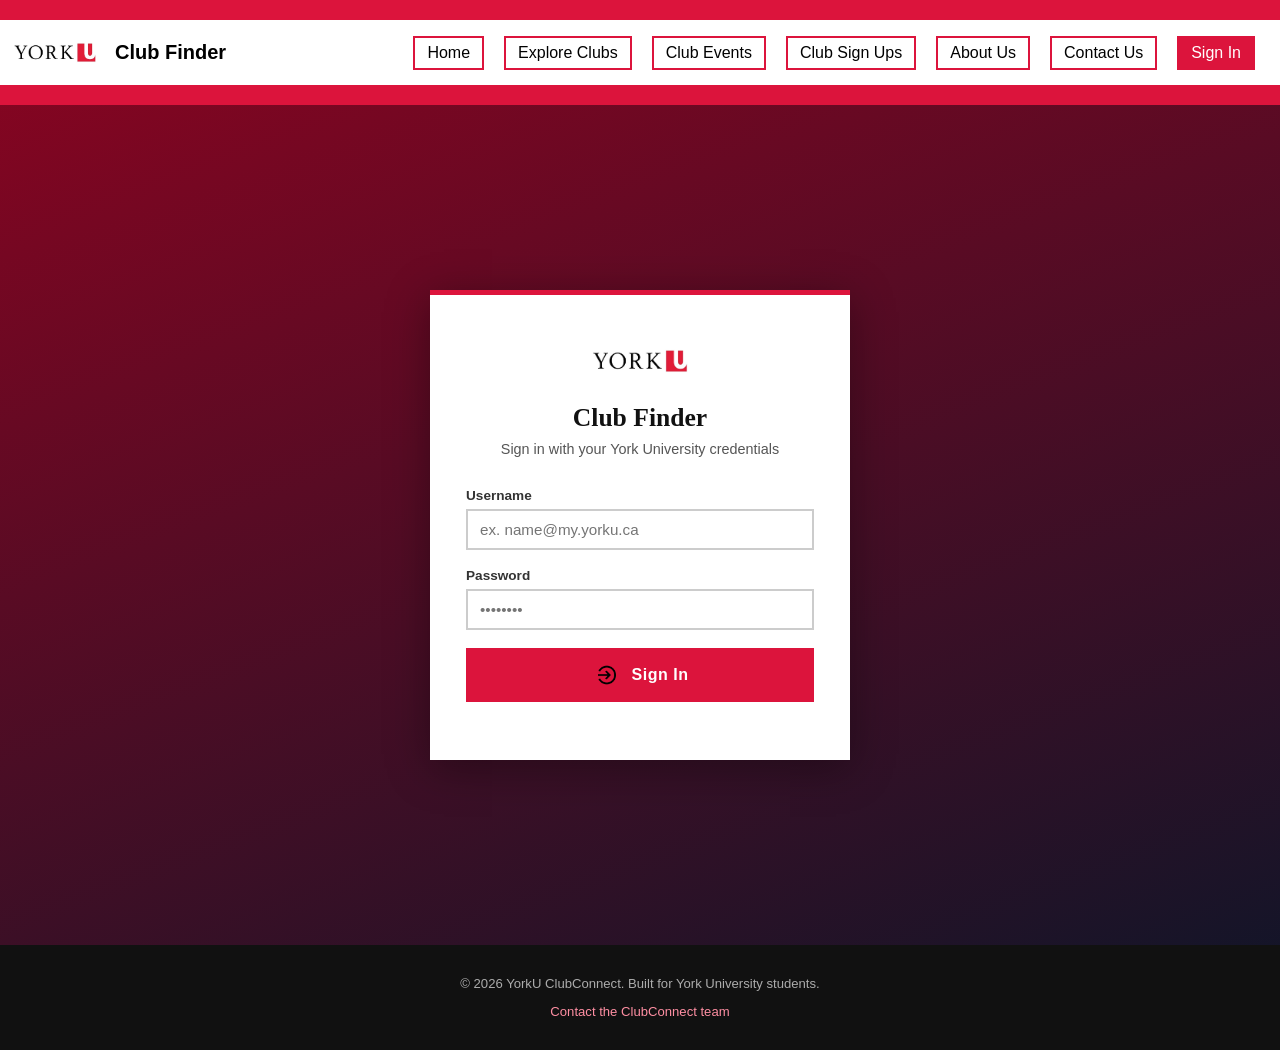
<file: login.html>
<!doctype html>
<html lang="en">
  <head>
    <meta charset="UTF-8" >
    <meta name="viewport" content="width=device-width, initial-scale=1.0">
    <title>Sign In — Club Finder</title>
    <link rel="stylesheet" href="css/styles.css">
    <script src="js/login.js" defer></script>
    <script src="js/auth-nav.js" defer></script>
  </head>

  <body>
    <div class="top-header-line"></div>

    <div class="middle-header-line">
      <div class="header-content">
        <img
          src="assets/York_Logo.png"
          class="logo"
          alt="York University Logo"
        >
        <div class="title">Club Finder</div>
      </div>
      <div class="navBoxes">
        <a href="index.html">Home</a>
        <a href="clubs.html">Explore Clubs</a>
        <a href="club_events.html">Club Events</a>
        <a href="club_signup.html">Club Sign Ups</a>
        <a href="about.html">About Us</a>
        <a href="contact.html">Contact Us</a>
        <a href="login.html" class="nav-signin" id="nav-signin">Sign In</a>
      </div>
    </div>

    <div class="bottom-header-line"></div>

    <!-- Login Section Main Content -->
    <div class="login-page">
      <div class="login-overlay"></div>

      <div class="login-card">
        <img
          src="assets/York_Logo.png"
          alt="York University Logo"
          class="login-logo"
        >
        <h1 class="login-heading">Club Finder</h1>
        <p class="login-sub">Sign in with your York University credentials</p>

        <form class="login-form" id="login-form">
          <div class="form-group">
            <label for="username">Username</label>
            <input
              type="email"
              id="username"
              placeholder="ex. name@my.yorku.ca"
              pattern="[A-Za-z0-9._%+-]+@(my\.)?yorku\.ca"
              title="Enter a valid @my.yorku.ca or @yorku.ca email address"
              required
            >
          </div>
          <div class="form-group password-field">
            <label for="password">Password</label>
            <input
              type="password"
              id="password"
              placeholder="••••••••"
              required
            >
            <span id="capslock-state" hidden>
              <img src="assets/arrow_upward.svg" alt="caps">
            </span>
          </div>

          <button type="submit" class="signin-btn" id="signInButton">
            <!-- Login arrow icon -->
            <img
              src="assets/Enter_Button.png"
              alt=""
              aria-hidden="true"
              class="btn-icon"
            >
            Sign In
          </button>

          <p id="login-error" class="login-error" aria-live="polite"></p>
        </form>
      </div>
    </div>

    <!-- Footer -->
    <footer class="site-footer">
      <p>&copy; 2026 YorkU ClubConnect. Built for York University students.</p>
      <p><a href="contact.html">Contact the ClubConnect team</a></p>
    </footer>
  </body>
</html>
</file>
<file: css/styles.css>
body {
  margin: 0;
  font-family: Arial, sans-serif;
}

img {
  max-width: 100%;
  height: auto;
}

/* Header */
.top-header-line {
  background-color: crimson;
  height: 20px;
  width: 100%;
  display: flex;
  align-items: center;
  justify-content: left;
}

.middle-header-line {
  background-color: white;
  width: 100%;
  display: flex;
  align-items: center;
  justify-content: space-between;
  padding: 10px 10px;
  box-sizing: border-box;
}

.bottom-header-line {
  background-color: crimson;
  height: 20px;
  width: 100%;
  display: flex;
}

/* Logo and site title  */
.logo {
  height: 2.8125rem;
}

.header-content {
  display: flex;
  align-items: center;
}

.title {
  color: black;
  margin-left: 15px;
  font-size: 20px;
  font-weight: bold;
}

/*  Navigation section */
.navBoxes {
  display: flex;
  align-items: center;
  flex-wrap: wrap;
  gap: 10px;
  padding-right: 15px;
}

.navBoxes a {
  text-decoration: none;
  color: black;
  border: 2px solid crimson;
  padding: 6px 12px;
  margin-left: 10px;
  transition:
    background-color 0.2s,
    color 0.2s;
}

.navBoxes a:hover {
  background-color: crimson;
  color: white;
}

.navBoxes a:focus-visible {
  outline: 3px solid #1a1a2e;
  outline-offset: 2px;
}

/* Responsive header + navigation */
@media (max-width: 768px) {
  .middle-header-line {
    flex-direction: column;
    gap: 12px;
  }

  .navBoxes {
    justify-content: center;
    gap: 8px;
    padding-right: 0;
  }

  .navBoxes a {
    margin-left: 0;
  }
}

@media (max-width: 480px) {
  .title {
    font-size: 1.1rem;
  }

  .navBoxes a {
    padding: 5px 10px;
    font-size: 0.9rem;
  }
}

/*Spesific to index formatting */
.mainWelcome {
  position: relative;
  width: 100%;
  min-height: calc(100vh - 105px);
  background-color: #1a1a2e;
  display: flex;
  align-items: center;
  justify-content: center;
  text-align: center;
  overflow: hidden;
}

.innerWelcomeGradient {
  position: absolute;
  inset: 0;
  background: linear-gradient(
    160deg,
    rgba(157, 0, 30, 0.85) 0%,
    rgba(20, 20, 40, 0.92) 100%
  );
}

.welcomeContent {
  position: relative;
  z-index: 1;
  max-width: 680px;
  padding: 0 24px;
}

.indexPageTitle {
  font-family: Georgia, "Times New Roman", serif;
  font-size: clamp(2rem, 5vw, 3.5rem);
  font-weight: 700;
  color: #ffffff;
  margin: 0 0 16px;
  letter-spacing: -0.5px;
  line-height: 1.15;
}

.indexPageSubTitle {
  font-size: clamp(1rem, 2.2vw, 1.2rem);
  color: rgba(255, 255, 255, 0.85);
  margin: 0 0 36px;
  line-height: 1.6;
}

.exploreButton {
  display: inline-block;
  text-decoration: none;
  color: #ffffff;
  background-color: crimson;
  border: 2px solid #ffffff;
  padding: 12px 32px;
  font-size: 1rem;
  font-weight: bold;
  letter-spacing: 0.5px;
  transition:
    background-color 0.2s,
    color 0.2s,
    border-color 0.2s;
}

.exploreButton:hover {
  background-color: transparent;
  border-color: #ffffff;
  color: #ffffff;
}

/* Home hero — mobile */
@media (max-width: 768px) {
  .mainWelcome {
    min-height: auto;
    padding: 72px 24px;
    box-sizing: border-box;
  }
}

/*Login Section*/
.login-page {
  position: relative;
  min-height: calc(100vh - 60px);
  background-color: #1a1a2e;
  display: flex;
  align-items: center;
  justify-content: center;
  padding: 48px 16px;
  box-sizing: border-box;
}

.login-overlay {
  position: absolute;
  inset: 0;
  background: linear-gradient(
    160deg,
    rgba(157, 0, 30, 0.8) 0%,
    rgba(20, 20, 40, 0.92) 100%
  );
}

.login-card {
  position: relative;
  z-index: 1;
  background: #ffffff;
  border-top: 5px solid crimson;
  width: 100%;
  max-width: 420px;
  padding: 40px 36px 32px;
  box-sizing: border-box;
  box-shadow: 0 8px 40px rgba(0, 0, 0, 0.35);
  text-align: center;
}

.login-logo {
  height: 3.25rem;
  margin-bottom: 12px;
}

.login-heading {
  font-family: Georgia, "Times New Roman", serif;
  font-size: 1.6rem;
  font-weight: 700;
  color: #111111;
  margin: 0 0 6px;
}

.login-sub {
  font-size: 0.9rem;
  color: #555555;
  margin: 0 0 28px;
  line-height: 1.5;
}

/*Sign in button formatting*/
.btn-icon {
  width: 30px;
  height: auto;
}

.info-icon {
  width: 20px;
  height: 20px;
}

.submitted-icon {
  width: 40px;
  height: 40px;
}

/*  Form Section */
.login-form {
  text-align: left;
}

.form-group {
  margin-bottom: 18px;
}

.form-group label {
  display: block;
  font-size: 0.85rem;
  font-weight: bold;
  color: #333333;
  margin-bottom: 6px;
}

.form-group input {
  width: 100%;
  padding: 10px 12px;
  font-size: 0.95rem;
  border: 2px solid #cccccc;
  outline: none;
  box-sizing: border-box;
  transition: border-color 0.2s;
}

.form-group input:focus {
  border-color: crimson;
}

.password-field {
  position: relative;
}

.password-field input {
  padding-right: 8.5rem;
}

#capslock-state {
  position: absolute;
  right: 0.75rem;
  bottom: 0.7rem;
  display: flex;
  align-items: center;
  gap: 0.25rem;
  color: #a00020;
  font-size: 0.75rem;
  pointer-events: none;
}

#capslock-state[hidden] {
  display: none;
}

#capslock-state img {
  width: 1rem;
  height: 1rem;
}

/*Sign in section*/
.signin-btn {
  display: flex;
  align-items: center;
  justify-content: center;
  gap: 10px;
  width: 100%;
  padding: 12px;
  background-color: crimson;
  color: #ffffff;
  font-size: 1rem;
  font-weight: bold;
  letter-spacing: 0.5px;
  border: none;
  cursor: pointer;
  margin-top: 8px;
  transition: background-color 0.2s;
}

.signin-btn:hover {
  background-color: #a00020;
}

/*  Error message  */
.login-error {
  color: crimson;
  font-size: 0.85rem;
  margin: 10px 0 0;
  min-height: 1.2em;
  text-align: center;
}

/* Help link  */
.login-help {
  font-size: 0.8rem;
  color: #777777;
  margin: 24px 0 0;
  text-align: center;
}

.login-help a {
  color: crimson;
  text-decoration: none;
}

.login-help a:hover {
  text-decoration: underline;
}

.nav-signin {
  background-color: crimson !important;
  color: #ffffff !important;
  border-color: crimson !important;
}

.nav-signin:hover {
  background-color: #a00020 !important;
  color: #ffffff !important;
}

/* Shared page-heading hero (About / Contact / Clubs / Sign Ups) */
.aboutHeadingSection,
.contactHeadingSection,
.clubsHeadingSection {
  position: relative;
  width: 100%;
  height: 280px;
  background-color: #1a1a2e;
  display: flex;
  align-items: center;
  justify-content: center;
  text-align: center;
  overflow: hidden;
  color: #ffffff;
}

.aboutGradient,
.contactGradient,
.clubsGradient {
  position: absolute;
  inset: 0;
  background: linear-gradient(
    160deg,
    rgba(157, 0, 30, 0.82) 0%,
    rgba(20, 20, 40, 0.92) 100%
  );
}

.aboutHeadingContent,
.contactHeadingContent,
.clubsHeadingContent {
  position: relative;
  z-index: 1;
  padding: 0 24px;
}

.aboutHeadingContent h1,
.contactHeadingContent h1,
.clubsHeadingContent h1 {
  font-family: Georgia, "Times New Roman", serif;
  font-size: clamp(1.8rem, 4vw, 2.8rem);
  color: #ffffff;
  margin: 0 0 10px;
  font-weight: 700;
}

.aboutHeadingContent p,
.contactHeadingContent p,
.clubsHeadingContent p {
  font-size: 1.05rem;
  color: rgba(255, 255, 255, 0.82);
  margin: 0;
}

/*  Shared layout  */
.about-container {
  max-width: 960px;
  margin: 0 auto;
  padding: 0 24px;
}

.section-heading {
  font-family: Georgia, "Times New Roman", serif;
  font-size: 1.6rem;
  color: #111111;
  margin: 0 0 16px;
  padding-bottom: 10px;
  border-bottom: 3px solid crimson;
  display: inline-block;
}

.section-text {
  font-size: 1rem;
  color: #444444;
  line-height: 1.8;
  margin: 0;
}

/* --- Overview section -------------------------------------- */
.about-overview {
  padding: 56px 0 40px;
  background-color: #ffffff;
}

/* --- Team section ------------------------------------------ */
.about-team {
  padding: 48px 0 64px;
  background-color: #f7f7f7;
}

.about-team .section-text {
  margin-bottom: 40px;
}

/* --- Team grid --------------------------------------------- */
.team-grid {
  display: grid;
  grid-template-columns: repeat(auto-fit, minmax(200px, 1fr));
  gap: 24px;
  margin-top: 8px;
}

/* --- Team card --------------------------------------------- */
.team-card {
  background: #ffffff;
  border-top: 4px solid crimson;
  padding: 28px 20px 24px;
  text-align: center;
  box-shadow: 0 2px 12px rgba(0, 0, 0, 0.07);
  transition:
    box-shadow 0.2s,
    transform 0.2s;
}

.team-card:hover {
  box-shadow: 0 6px 24px rgba(157, 0, 30, 0.15);
  transform: translateY(-3px);
}

.team-avatar {
  width: 64px;
  height: 64px;
  border-radius: 50%;
  background-color: crimson;
  color: #ffffff;
  font-size: 1.3rem;
  font-weight: bold;
  display: flex;
  align-items: center;
  justify-content: center;
  margin: 0 auto 16px;
  letter-spacing: 1px;
}

.team-name {
  font-family: Georgia, "Times New Roman", serif;
  font-size: 1.05rem;
  color: #111111;
  margin: 0 0 8px;
  font-weight: 700;
}

.team-id {
  display: block;
  font-size: 0.78rem;
  color: #888888;
  margin-bottom: 10px;
  letter-spacing: 0.3px;
}

.team-email {
  display: inline-block;
  font-size: 0.82rem;
  color: crimson;
  text-decoration: none;
  word-break: break-all;
}

.team-email:hover {
  text-decoration: underline;
}

/* Body layout */
.contact-body {
  padding: 56px 0 72px;
  background-color: #f7f7f7;
}

.contact-container {
  max-width: 1000px;
  margin: 0 auto;
  padding: 0 24px;
  display: grid;
  grid-template-columns: 1fr 2fr;
  gap: 48px;
  align-items: start;
}

@media (max-width: 720px) {
  .contact-container {
    grid-template-columns: 1fr;
    gap: 32px;
  }
}

/* Info panel */
.contact-info .section-text {
  margin-bottom: 28px;
}

.contact-details {
  list-style: none;
  padding: 0;
  margin: 16px 0 0;
  display: flex;
  flex-direction: column;
  gap: 16px;
}

.contact-details li {
  display: flex;
  align-items: flex-start;
  gap: 12px;
  font-size: 0.92rem;
  color: #444444;
  line-height: 1.5;
}

.contact-icon {
  color: crimson;
  flex-shrink: 0;
  margin-top: 1px;
}

.contact-details a {
  color: crimson;
  text-decoration: none;
}

.contact-details a:hover {
  text-decoration: underline;
}

/* Form wrapper */
.contact-form-wrapper {
  background: #ffffff;
  border-top: 4px solid crimson;
  padding: 36px 32px 32px;
  box-shadow: 0 2px 16px rgba(0, 0, 0, 0.07);
}

/* Dropdown select */
.contact-select {
  width: 100%;
  padding: 10px 12px;
  font-size: 0.95rem;
  font-family: Arial, sans-serif;
  border: 2px solid #cccccc;
  outline: none;
  box-sizing: border-box;
  background-color: #ffffff;
  appearance: auto;
  cursor: pointer;
  transition: border-color 0.2s;
}

.contact-select:focus {
  border-color: crimson;
}

/* Textarea */
.contact-form-wrapper textarea {
  width: 100%;
  padding: 10px 12px;
  font-size: 0.95rem;
  font-family: Arial, sans-serif;
  border: 2px solid #cccccc;
  outline: none;
  box-sizing: border-box;
  resize: vertical;
  transition: border-color 0.2s;
}

.contact-form-wrapper textarea:focus {
  border-color: crimson;
}

/* Required symbol */
.required {
  color: crimson;
}

/* Submit button */
.contact-submit-btn {
  margin-top: 16px;
}

/* Success message */
.form-success {
  flex-direction: column;
  align-items: center;
  justify-content: center;
  text-align: center;
  padding: 40px 0 16px;
  gap: 12px;
}

.form-success h3 {
  font-family: Georgia, "Times New Roman", serif;
  font-size: 1.5rem;
  color: #111111;
  margin: 0;
}

.form-success p {
  font-size: 0.95rem;
  color: #555555;
  margin: 0;
}

/* Footer  */
.site-footer {
  background-color: #111111;
  color: rgba(255, 255, 255, 0.65);
  text-align: center;
  padding: 18px 24px;
  font-size: 0.82rem;
}

.site-footer a {
  color: #ff8fa3;
  text-decoration: none;
}

.site-footer a:hover,
.site-footer a:focus-visible {
  color: #ffffff;
  text-decoration: underline;
}

/* Clubs and club sign up */

/* Shared container */
.clubs-container {
  max-width: 960px;
  margin: 0 auto;
  padding: 0 24px;
}

/* Search & Filter section */
.clubs-search-section {
  padding: 48px 0 36px;
  background-color: #ffffff;
  border-bottom: 1px solid #e8e8e8;
}

.clubs-filters {
  display: flex;
  flex-wrap: wrap;
  align-items: flex-end;
  gap: 20px;
  margin-top: 24px;
}

.filter-group {
  display: flex;
  flex-direction: column;
  gap: 6px;
}

.filter-group label {
  font-size: 0.88rem;
  font-weight: bold;
  color: #333333;
}

.filter-group input[type="text"] {
  padding: 9px 12px;
  font-size: 0.95rem;
  border: 2px solid #cccccc;
  outline: none;
  width: 13.75rem;
  max-width: 100%;
  box-sizing: border-box;
  transition: border-color 0.2s;
}

.filter-group input[type="text"]:focus {
  border-color: crimson;
}

.filter-btn-group {
  justify-content: flex-end;
}

.search-clubs-btn {
  padding: 10px 24px;
  background-color: #ffffff;
  color: #111111;
  font-size: 0.95rem;
  font-weight: bold;
  border: 2px solid #aaaaaa;
  cursor: pointer;
  transition:
    background-color 0.2s,
    border-color 0.2s,
    color 0.2s;
}

.search-clubs-btn:hover {
  background-color: crimson;
  border-color: crimson;
  color: #ffffff;
}

/* Button focus states */
.signin-btn:focus-visible,
.search-clubs-btn:focus-visible,
.event-btn:focus-visible {
  outline: 3px solid #1a1a2e;
  outline-offset: 2px;
}

.exploreButton:focus-visible {
  outline: 3px solid #ffffff;
  outline-offset: 2px;
}

/* Listings section */
.clubs-listings-section {
  padding: 48px 0 72px;
  background-color: #f7f7f7;
}

/* Club card list */
.clubs-list {
  display: flex;
  flex-direction: column;
  gap: 16px;
  margin-top: 28px;
}

.club-card {
  background: #ffffff;
  border-left: 5px solid crimson;
  display: flex;
  align-items: center;
  gap: 20px;
  padding: 18px 20px;
  box-shadow: 0 2px 10px rgba(0, 0, 0, 0.06);
  transition:
    box-shadow 0.2s,
    transform 0.2s;
}

.club-card:hover {
  box-shadow: 0 5px 20px rgba(157, 0, 30, 0.13);
  transform: translateX(3px);
}

.club-logo-placeholder {
  width: 52px;
  height: 52px;
  border-radius: 8px;
  flex-shrink: 0;
  display: flex;
  align-items: center;
  justify-content: center;
  color: #ffffff;
  font-size: 0.85rem;
  font-weight: bold;
  letter-spacing: 0.5px;
}

.club-info {
  flex: 1;
}

.club-card-top {
  display: flex;
  align-items: center;
  gap: 12px;
  flex-wrap: wrap;
  margin-bottom: 4px;
}

.club-name {
  font-family: Georgia, "Times New Roman", serif;
  font-size: 1rem;
  color: #111111;
  margin: 0;
  font-weight: 700;
}

.club-category {
  font-size: 0.72rem;
  font-weight: bold;
  color: #ffffff;
  padding: 2px 10px;
  border-radius: 20px;
  letter-spacing: 0.4px;
  text-transform: uppercase;
}

.club-description {
  font-size: 0.88rem;
  color: #555555;
  margin: 0;
  line-height: 1.5;
}

/* No results */
.clubs-no-results {
  font-size: 0.95rem;
  color: #777777;
  margin-top: 32px;
  text-align: center;
}

.interaction-status {
  min-height: 1.5rem;
  margin: 0 0 1rem;
  font-weight: 600;
}

.interaction-status[data-state="success"] {
  color: #176b3a;
}

.interaction-status[data-state="error"] {
  color: #a00020;
}

/* ============================================================
   Club Events Page
   ============================================================ */

/* --- Event list -------------------------------------------- */
.events-list {
  list-style: none;
  padding: 0;
  margin: 28px 0 0;
  display: flex;
  flex-direction: column;
  gap: 12px;
}

/* --- Each expandable event item ---------------------------- */
.event-item {
  background: #ffffff;
  border-left: 5px solid crimson;
  box-shadow: 0 2px 10px rgba(0, 0, 0, 0.06);
  transition: box-shadow 0.2s;
}

.event-item:hover {
  box-shadow: 0 4px 18px rgba(157, 0, 30, 0.12);
}

/* --- Summary row (collapsed state) ------------------------- */
.event-summary {
  display: flex;
  align-items: center;
  gap: 16px;
  padding: 16px 20px;
  cursor: pointer;
  list-style: none;
  user-select: none;
}

.event-summary::-webkit-details-marker {
  display: none;
}

.event-poster-placeholder {
  width: 48px;
  height: 48px;
  border-radius: 6px;
  flex-shrink: 0;
  display: flex;
  align-items: center;
  justify-content: center;
  color: #ffffff;
  font-size: 0.82rem;
  font-weight: bold;
  letter-spacing: 0.5px;
}

.event-summary-info {
  flex: 1;
  display: flex;
  flex-direction: column;
  gap: 3px;
  min-width: 0;
}

.event-summary-name {
  font-family: Georgia, "Times New Roman", serif;
  font-size: 1rem;
  font-weight: 700;
  color: #111111;
  white-space: nowrap;
  overflow: hidden;
  text-overflow: ellipsis;
}

.event-summary-meta {
  font-size: 0.8rem;
  color: #777777;
}

.event-category-badge {
  font-size: 0.7rem;
  font-weight: bold;
  color: #ffffff;
  padding: 3px 10px;
  border-radius: 20px;
  letter-spacing: 0.4px;
  text-transform: uppercase;
  white-space: nowrap;
  flex-shrink: 0;
}

.event-chevron {
  font-size: 0.65rem;
  color: #aaaaaa;
  flex-shrink: 0;
  transition: transform 0.2s;
}

details[open] .event-chevron {
  transform: rotate(90deg);
}

/* --- Expanded detail panel --------------------------------- */
.event-details {
  border-top: 1px solid #f0f0f0;
  padding: 20px 24px 24px 84px; /* left-align under text, past poster */
  background-color: #fafafa;
}

.event-details h3 {
  font-family: Georgia, "Times New Roman", serif;
  font-size: 1rem;
  color: crimson;
  margin: 0 0 12px;
  font-weight: 700;
}

.event-meta-list {
  list-style: none;
  padding: 0;
  margin: 0 0 14px;
  display: flex;
  flex-direction: column;
  gap: 5px;
}

.event-meta-list li {
  font-size: 0.88rem;
  color: #444444;
}

.event-desc {
  font-size: 0.9rem;
  color: #555555;
  line-height: 1.7;
  margin: 0 0 20px;
}

/* --- Sign Up / Get Updates buttons ------------------------- */
.event-actions {
  display: flex;
  gap: 12px;
  flex-wrap: wrap;
}

.event-btn {
  padding: 9px 22px;
  font-size: 0.88rem;
  font-weight: bold;
  cursor: pointer;
  border: 2px solid crimson;
  transition:
    background-color 0.2s,
    color 0.2s;
}

.event-btn-primary {
  background-color: crimson;
  color: #ffffff;
}

.event-btn-primary:hover {
  background-color: #a00020;
  border-color: #a00020;
}

.event-btn-secondary {
  background-color: #ffffff;
  color: crimson;
}

.event-btn-secondary:hover {
  background-color: crimson;
  color: #ffffff;
}

@media (max-width: 600px) {
  .event-details {
    padding-left: 20px;
  }
  .event-summary-name {
    white-space: normal;
  }
}

/* ============================================================
   Club Sign Ups Page
   ============================================================ */

/* --- Page body layout -------------------------------------- */
.signup-body {
  padding: 56px 0 72px;
  background-color: #f7f7f7;
}

.signup-container {
  max-width: 1000px;
  margin: 0 auto;
  padding: 0 24px;
  display: grid;
  grid-template-columns: 1fr 2fr;
  gap: 48px;
  align-items: start;
}

@media (max-width: 720px) {
  .signup-container {
    grid-template-columns: 1fr;
    gap: 32px;
  }
}

/* --- Left info panel --------------------------------------- */
.signup-steps {
  list-style: none;
  padding: 0;
  margin: 24px 0 0;
  display: flex;
  flex-direction: column;
  gap: 22px;
}

.signup-steps li {
  display: flex;
  align-items: flex-start;
  gap: 14px;
}

.step-number {
  width: 30px;
  height: 30px;
  border-radius: 50%;
  background-color: crimson;
  color: #ffffff;
  font-size: 0.85rem;
  font-weight: bold;
  display: flex;
  align-items: center;
  justify-content: center;
  flex-shrink: 0;
  margin-top: 2px;
}

.signup-steps li div strong {
  display: block;
  font-size: 0.92rem;
  color: #111111;
  margin-bottom: 4px;
}

.signup-steps li div p {
  font-size: 0.85rem;
  color: #666666;
  margin: 0;
  line-height: 1.6;
}

.signup-note {
  display: flex;
  align-items: flex-start;
  gap: 10px;
  margin-top: 28px;
  padding: 14px 16px;
  background-color: #fff5f5;
  border-left: 3px solid crimson;
  font-size: 0.84rem;
  color: #444444;
  line-height: 1.6;
  word-break: break-word;
  overflow-wrap: break-word;
}

.signup-note span {
  flex: 1;
  min-width: 0;
}

/* --- Fieldsets --------------------------------------------- */
.signup-fieldset {
  border: 1px solid #e0e0e0;
  padding: 20px 20px 8px;
  margin: 0 0 24px;
}

.signup-legend {
  font-size: 0.85rem;
  font-weight: bold;
  color: #555555;
  padding: 0 8px;
}

.character-count {
  margin: 0.35rem 0 0;
  color: #666666;
  font-size: 0.8rem;
  text-align: right;
}
</file>
